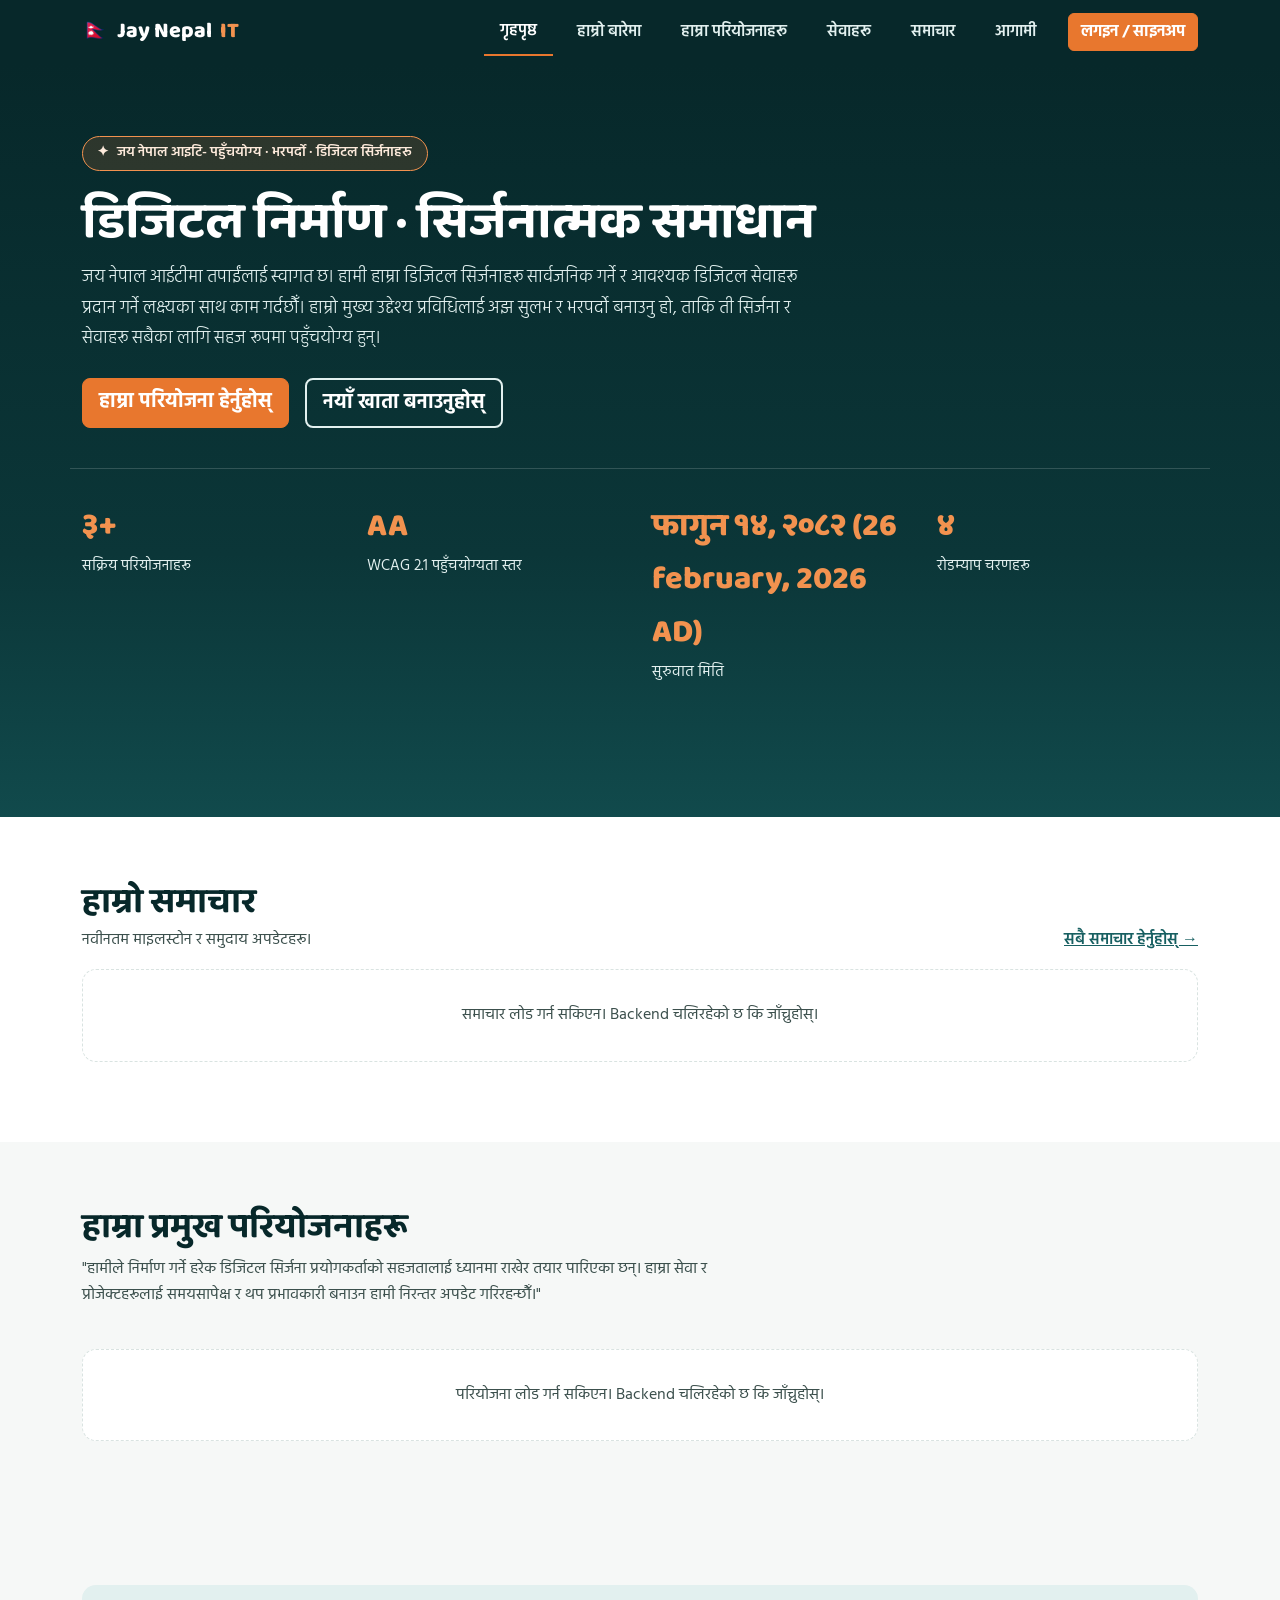
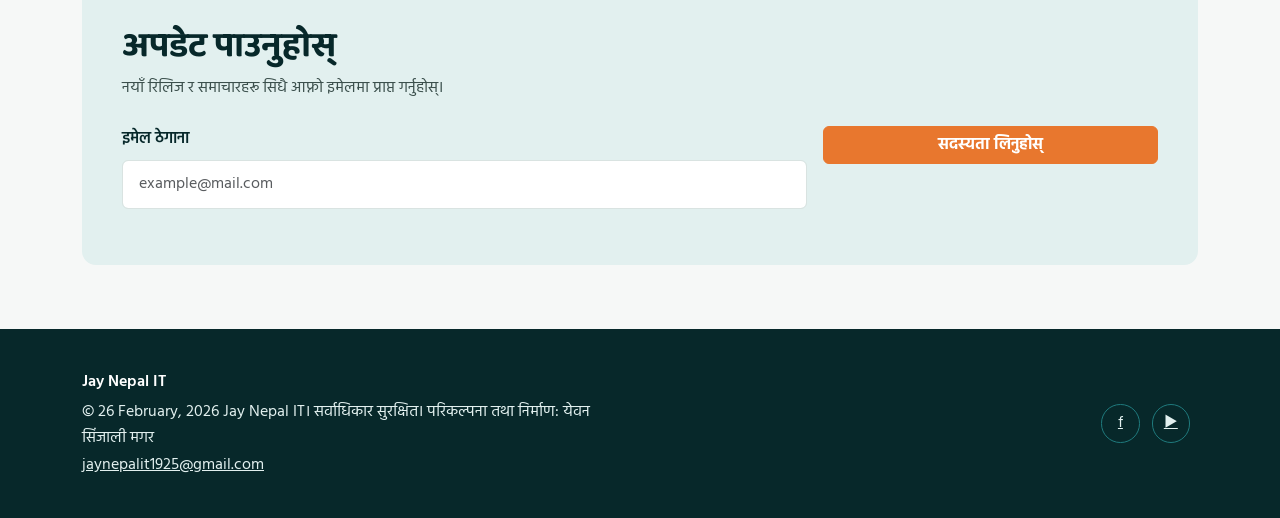
<file: frontend/index.html>
<!doctype html>
<html lang="ne">
<head>
  <meta charset="UTF-8" />
  <meta name="viewport" content="width=device-width, initial-scale=1" />
  <title>Jay Nepal IT प्रविधि — गृहपृष्ठ</title>
  <meta
    name="description"
    content="जय नेपाल आईटी — पहुँचयोग्य र भरपर्दो डिजिटल समाधानहरू।"
  />

  <!-- Google Fonts: Devanagari-सक्षम टाइपफेसहरू -->
  <link rel="preconnect" href="https://fonts.googleapis.com" />
  <link rel="preconnect" href="https://fonts.gstatic.com" crossorigin />
  <link
    href="https://fonts.googleapis.com/css2?family=Baloo+2:wght@600;700;800&family=Hind:wght@400;500;600;700&display=swap"
    rel="stylesheet"
  />

  <!-- Bootstrap 5 -->
  <link
    href="https://cdn.jsdelivr.net/npm/bootstrap@5.3.3/dist/css/bootstrap.min.css"
    rel="stylesheet"
  />

  <!-- साइट कस्टम स्टाइलहरू -->
  <link href="assets/css/style.css" rel="stylesheet" />
</head>
<body>
  <a class="jn-skip-link" href="#main-content">मुख्य सामग्रीमा जानुहोस्</a>

  <header class="jn-header">
    <nav class="navbar navbar-expand-lg jn-navbar" aria-label="मुख्य नेभिगेसन">
      <div class="container">
        <a class="navbar-brand" href="index.html">
          <span aria-hidden="true">🇳🇵</span>
          Jay Nepal <span class="jn-brand-accent">IT</span>
        </a>
        <button
          class="navbar-toggler"
          type="button"
          data-bs-toggle="collapse"
          data-bs-target="#jnNavbarMenu"
          aria-controls="jnNavbarMenu"
          aria-expanded="false"
          aria-label="नेभिगेसन मेनु खोल्नुहोस्/बन्द गर्नुहोस्"
        >
          <span class="navbar-toggler-icon"></span>
        </button>

        <div class="collapse navbar-collapse" id="jnNavbarMenu">
          <ul class="navbar-nav ms-auto align-items-lg-center gap-lg-2">
            <li class="nav-item">
              <a class="nav-link active" aria-current="page" href="index.html">गृहपृष्ठ</a>
            </li>
            <li class="nav-item">
              <a class="nav-link" href="about.html">हाम्रो बारेमा</a>
            </li>
            <li class="nav-item">
              <a class="nav-link" href="projects.html">हाम्रा परियोजनाहरू</a>
            </li>
            <li class="nav-item">
              <a class="nav-link" href="services.html">सेवाहरू</a>
            </li>
            <li class="nav-item">
              <a class="nav-link" href="news.html">समाचार</a>
            </li>
            <li class="nav-item">
              <a class="nav-link" href="coming-soon.html">आगामी</a>
            </li>
            <li class="nav-item ms-lg-2">
              <a class="btn jn-btn-cta" href="login.html">लगइन / साइनअप</a>
            </li>
          </ul>
        </div>
      </div>
    </nav>
  </header>

  <main id="main-content">
    <!-- ===================== हिरो सेक्सन ===================== -->
    <section class="jn-hero" aria-labelledby="hero-heading">
      <div class="container">
        <span class="jn-hero-eyebrow">
          <span aria-hidden="true">✦</span> जय नेपाल आइटि-  पहुँचयोग्य · भरपर्दो · डिजिटल सिर्जनाहरू
        </span>
        <h1 id="hero-heading">
     डिजिटल निर्माण · सिर्जनात्मक समाधान     
        </h1>
        <p class="lead">
          जय नेपाल आईटीमा तपाईंलाई स्वागत छ। हामी हाम्रा डिजिटल सिर्जनाहरू सार्वजनिक गर्ने र आवश्यक डिजिटल सेवाहरू प्रदान गर्ने लक्ष्यका साथ काम गर्दछौँ। हाम्रो मुख्य उद्देश्य प्रविधिलाई अझ सुलभ र भरपर्दो बनाउनु हो, ताकि ती सिर्जना र सेवाहरू सबैका लागि सहज रूपमा पहुँचयोग्य हुन्।
        </p>
        <div class="d-flex flex-wrap gap-3 mt-4">
          <a class="btn btn-lg jn-btn-cta" href="projects.html">हाम्रा परियोजना हेर्नुहोस्</a>
          <a class="btn btn-lg jn-btn-outline-light" href="login.html">नयाँ खाता बनाउनुहोस्</a>
        </div>

        <dl class="row jn-hero-stats">
          <div class="col-6 col-md-3">
            <dt>३+</dt>
            <dd>सक्रिय परियोजनाहरू</dd>
          </div>
          <div class="col-6 col-md-3">
            <dt>AA</dt>
            <dd>WCAG 2.1 पहुँचयोग्यता स्तर</dd>
          </div>
          <div class="col-6 col-md-3">
            <dt> फागुन १४, २०८२ (26 february, 2026 AD)</dt>
            <dd>सुरुवात मिति</dd>
          </div>
          <div class="col-6 col-md-3">
            <dt>४</dt>
            <dd>रोडम्याप चरणहरू</dd>
          </div>
        </dl>
      </div>
    </section>

    <!-- ===================== समाचार प्रिभ्यु ===================== -->
    <section class="jn-section bg-white" aria-labelledby="news-heading" id="news-preview">
      <div class="container">
        <div class="d-flex flex-wrap justify-content-between align-items-end gap-2 mb-3">
          <div>
            <h2 class="jn-section-title mb-1" id="news-heading">हाम्रो समाचार</h2>
            <p class="jn-section-subtitle mb-0">नवीनतम माइलस्टोन र समुदाय अपडेटहरू।</p>
          </div>
          <a href="news.html" class="fw-semibold">सबै समाचार हेर्नुहोस् →</a>
        </div>

        <p id="jn-home-news-status" class="visually-hidden" role="status" aria-live="polite"></p>

        <div class="row g-4" id="jn-home-news-grid">
          <div class="col-12">
            <p class="jn-news-loading">समाचार लोड हुँदैछ…</p>
          </div>
        </div>
      </div>
    </section>

    <!-- ===================== परियोजना/सुविधा हाइलाइट ===================== -->
    <section class="jn-section" aria-labelledby="features-heading" id="features">
      <div class="container">
        <h2 class="jn-section-title" id="features-heading">हाम्रा प्रमुख परियोजनाहरू</h2>
        <p class="jn-section-subtitle">
"हामीले निर्माण गर्ने हरेक डिजिटल सिर्जना प्रयोगकर्ताको सहजतालाई ध्यानमा राखेर तयार पारिएका छन्। हाम्रा सेवा र प्रोजेक्टहरूलाई समयसापेक्ष र थप प्रभावकारी बनाउन हामी निरन्तर अपडेट गरिरहन्छौँ।"
        </p>

        <p id="jn-home-features-status" class="visually-hidden" role="status" aria-live="polite"></p>

        <div class="row g-4 mt-2" id="jn-home-features-grid">
          <div class="col-12">
            <p class="jn-news-loading">परियोजनाहरू लोड हुँदैछ…</p>
          </div>
        </div>
      </div>
    </section>

    <!-- ===================== सदस्यता फारम ===================== -->
    <section class="jn-section" aria-labelledby="subscribe-heading" id="subscribe">
      <div class="container">
        <div class="jn-subscribe">
          <h2 class="jn-section-title" id="subscribe-heading">अपडेट पाउनुहोस्</h2>
          <p class="jn-section-subtitle mb-4">
            नयाँ रिलिज र समाचारहरू सिधै आफ्नो इमेलमा प्राप्त गर्नुहोस्।
          </p>

          <form id="jn-subscribe-form" novalidate>
            <div class="row g-3 align-items-start">
              <div class="col-12 col-md-8">
                <label for="jn-subscribe-email" class="form-label">इमेल ठेगाना</label>
                <input
                  type="email"
                  class="form-control"
                  id="jn-subscribe-email"
                  name="email"
  maxlength="254" 
  pattern="[a-z0-9._%+-]+@[a-z0-9.-]+\.[a-z]{2,}$"
                  placeholder="example@mail.com"
                  aria-describedby="jn-subscribe-email-feedback"
                  required
                />
                <div id="jn-subscribe-email-feedback" class="invalid-feedback" aria-live="polite"></div>
              </div>
              <div class="col-12 col-md-4 d-flex align-items-end h-100">
                <button type="submit" class="btn jn-btn-cta w-100">सदस्यता लिनुहोस्</button>
              </div>
            </div>
            <p
              id="jn-subscribe-status"
              class="jn-form-status mt-3 mb-0"
              role="status"
              aria-live="polite"
            ></p>
          </form>
        </div>
      </div>
    </section>
  </main>

  <footer class="jn-footer">
    <div class="container">
      <div class="row gy-3 align-items-center">
        <div class="col-12 col-md-6">
          <p class="mb-1 fw-semibold text-white">Jay Nepal IT </p>
          <p class="mb-0">
            &copy; 26 February, 2026  Jay Nepal IT। सर्वाधिकार सुरक्षित। परिकल्पना तथा निर्माण: येवन सिंजाली मगर
            <br />
            <a href="mailto:jaynepalit1925@gmail.com">jaynepalit1925@gmail.com</a>
          </p>
        </div>
        <div class="col-12 col-md-6 text-md-end">
          <nav aria-label="सामाजिक सञ्जाल लिङ्कहरू">
            <a class="jn-social-link" href="https://www.facebook.com/profile.php?id=61587344013840" aria-label="Facebook मा हामीलाई फलो गर्नुहोस्">
              <span aria-hidden="true">f</span>
            </a>
                        <a class="jn-social-link" href="#" aria-label="YouTube मा हाम्रो च्यानल हेर्नुहोस्">
              <span aria-hidden="true">▶</span>
            </a>
            
          </nav>
        </div>
      </div>
    </div>
  </footer>

  <!-- Bootstrap Bundle (नेभिगेसन collapse/aria-expanded व्यवस्थापनका लागि) -->
  <script src="https://cdn.jsdelivr.net/npm/bootstrap@5.3.3/dist/js/bootstrap.bundle.min.js"></script>
  <script src="assets/js/api-config.js"></script>
  <script src="assets/js/home.js"></script>
  <script src="assets/js/main.js"></script>
</body>
</html>
</file>
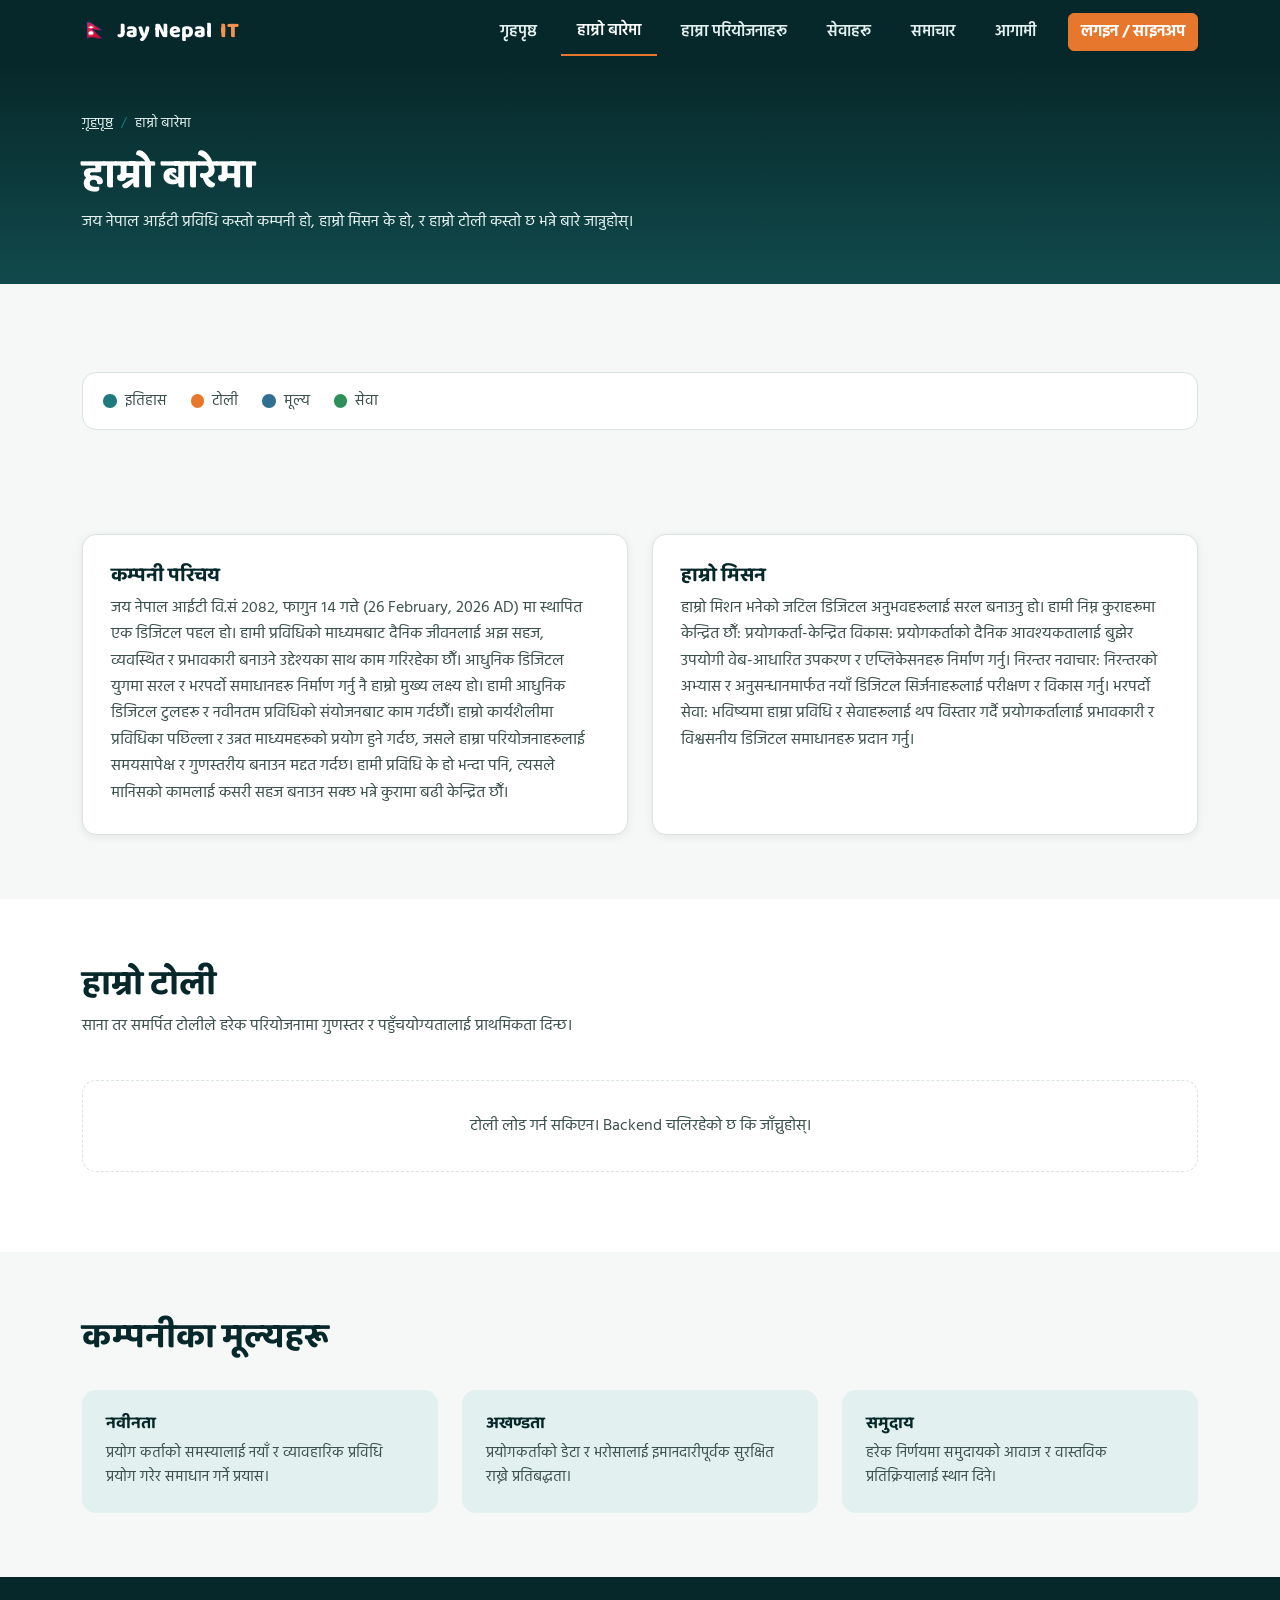
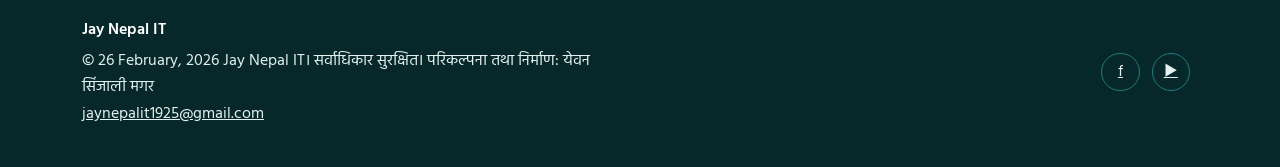
<file: frontend/about.html>
<!doctype html>
<html lang="ne">
<head>
  <meta charset="UTF-8" />
  <meta name="viewport" content="width=device-width, initial-scale=1" />
  <title>हाम्रो बारेमा — Jay Nepal IT प्रविधि</title>
  <meta
    name="description"
    content="जय नेपाल आईटीको  बारेमा जान्नुहोस्: हाम्रो कम्पनी परिचय, मिसन, टोली, र मूल्यहरू।"
  />

  <link rel="preconnect" href="https://fonts.googleapis.com" />
  <link rel="preconnect" href="https://fonts.gstatic.com" crossorigin />
  <link
    href="https://fonts.googleapis.com/css2?family=Baloo+2:wght@600;700;800&family=Hind:wght@400;500;600;700&display=swap"
    rel="stylesheet"
  />

  <link
    href="https://cdn.jsdelivr.net/npm/bootstrap@5.3.3/dist/css/bootstrap.min.css"
    rel="stylesheet"
  />
  <link href="assets/css/style.css" rel="stylesheet" />
</head>
<body>
  <a class="jn-skip-link" href="#main-content">मुख्य सामग्रीमा जानुहोस्</a>

  <header class="jn-header">
    <nav class="navbar navbar-expand-lg jn-navbar" aria-label="मुख्य नेभिगेसन">
      <div class="container">
        <a class="navbar-brand" href="index.html">
          <span aria-hidden="true">🇳🇵</span>
          Jay Nepal <span class="jn-brand-accent">IT</span>
        </a>
        <button
          class="navbar-toggler"
          type="button"
          data-bs-toggle="collapse"
          data-bs-target="#jnNavbarMenu"
          aria-controls="jnNavbarMenu"
          aria-expanded="false"
          aria-label="नेभिगेसन मेनु खोल्नुहोस्/बन्द गर्नुहोस्"
        >
          <span class="navbar-toggler-icon"></span>
        </button>

        <div class="collapse navbar-collapse" id="jnNavbarMenu">
          <ul class="navbar-nav ms-auto align-items-lg-center gap-lg-2">
            <li class="nav-item"><a class="nav-link" href="index.html">गृहपृष्ठ</a></li>
            <li class="nav-item">
              <a class="nav-link active" aria-current="page" href="about.html">हाम्रो बारेमा</a>
            </li>
            <li class="nav-item"><a class="nav-link" href="projects.html">हाम्रा परियोजनाहरू</a></li>
            <li class="nav-item"><a class="nav-link" href="services.html">सेवाहरू</a></li>
            <li class="nav-item"><a class="nav-link" href="news.html">समाचार</a></li>
            <li class="nav-item"><a class="nav-link" href="coming-soon.html">आगामी</a></li>
            <li class="nav-item ms-lg-2">
              <a class="btn jn-btn-cta" href="login.html">लगइन / साइनअप</a>
            </li>
          </ul>
        </div>
      </div>
    </nav>
  </header>

  <main id="main-content">
    <!-- ===================== पेज हेडर ===================== -->
    <header class="jn-page-header">
      <div class="container">
        <ol class="jn-breadcrumb">
          <li><a href="index.html">गृहपृष्ठ</a></li>
          <li aria-current="page">हाम्रो बारेमा</li>
        </ol>
        <h1>हाम्रो बारेमा</h1>
        <p>
          जय नेपाल आईटी प्रविधि कस्तो कम्पनी हो, हाम्रो मिसन के हो, र हाम्रो
          टोली कस्तो छ भन्ने बारे जान्नुहोस्।
        </p>
      </div>
    </header>

    <!-- ===================== लिजेन्ड ===================== -->
    <section class="jn-section pb-0" aria-label="पेज खण्डहरूको सूची">
      <div class="container">
        <ul class="jn-legend" aria-label="यस पेजका खण्डहरू">
          <li><span class="jn-legend-dot" style="background-color:var(--jn-teal-600)" aria-hidden="true"></span> इतिहास</li>
          <li><span class="jn-legend-dot" style="background-color:var(--jn-orange-500)" aria-hidden="true"></span> टोली</li>
          <li><span class="jn-legend-dot" style="background-color:#2f6f8f" aria-hidden="true"></span> मूल्य</li>
          <li><span class="jn-legend-dot" style="background-color:#2f8f5b" aria-hidden="true"></span> सेवा</li>
        </ul>
      </div>
    </section>

    <!-- ===================== कम्पनी परिचय + मिसन ===================== -->
    <section class="jn-section" aria-labelledby="intro-heading" id="company-intro">
      <div class="container">
        <h2 class="visually-hidden" id="intro-heading">कम्पनी परिचय र मिसन</h2>
        <div class="row g-4">
          <div class="col-12 col-md-6">
            <article class="jn-intro-card">
              <h2>कम्पनी परिचय</h2>
              <p>
जय नेपाल आईटी वि.सं २०८२, फागुन १४ गत्ते (26 February,  2026 AD) मा स्थापित एक डिजिटल पहल हो। हामी प्रविधिको माध्यमबाट दैनिक जीवनलाई अझ सहज, व्यवस्थित र प्रभावकारी बनाउने उद्देश्यका साथ काम गरिरहेका छौँ। आधुनिक डिजिटल युगमा सरल र भरपर्दो समाधानहरू निर्माण गर्नु नै हाम्रो मुख्य लक्ष्य हो।
हामी आधुनिक डिजिटल टुलहरू र नवीनतम प्रविधिको संयोजनबाट काम गर्दछौँ। हाम्रो कार्यशैलीमा प्रविधिका पछिल्ला र उन्नत माध्यमहरूको प्रयोग हुने गर्दछ, जसले हाम्रा परियोजनाहरूलाई समयसापेक्ष र गुणस्तरीय बनाउन मद्दत गर्दछ। हामी प्रविधि के हो भन्दा पनि, त्यसले मानिसको कामलाई कसरी सहज बनाउन सक्छ भन्ने कुरामा बढी केन्द्रित छौँ।
              </p>
            </article>
          </div>
          <div class="col-12 col-md-6">
            <article class="jn-intro-card">
              <h2>हाम्रो मिसन</h2>
              <p>
                हाम्रो मिशन भनेको जटिल डिजिटल अनुभवहरूलाई सरल बनाउनु हो। हामी निम्न कुराहरूमा केन्द्रित छौँ:
प्रयोगकर्ता-केन्द्रित विकास: प्रयोगकर्ताको दैनिक आवश्यकतालाई बुझेर उपयोगी वेब-आधारित उपकरण र एप्लिकेसनहरू निर्माण गर्नु।
निरन्तर नवाचार: निरन्तरको अभ्यास र अनुसन्धानमार्फत नयाँ डिजिटल सिर्जनाहरूलाई परीक्षण र विकास गर्नु।
भरपर्दो सेवा: भविष्यमा हाम्रा प्रविधि र सेवाहरूलाई थप विस्तार गर्दै प्रयोगकर्तालाई प्रभावकारी र विश्वसनीय डिजिटल समाधानहरू प्रदान गर्नु।
              </p>
            </article>
          </div>
        </div>
      </div>
    </section>

    <!-- ===================== टोली ===================== -->
    <section class="jn-section bg-white" aria-labelledby="team-heading" id="team">
      <div class="container">
        <h2 class="jn-section-title" id="team-heading">हाम्रो टोली</h2>
        <p class="jn-section-subtitle">
          साना तर समर्पित टोलीले हरेक परियोजनामा गुणस्तर र पहुँचयोग्यतालाई
          प्राथमिकता दिन्छ।
        </p>

        <p id="jn-team-status" class="visually-hidden" role="status" aria-live="polite"></p>

        <div class="row g-4 mt-2" id="jn-team-grid">
          <div class="col-12">
            <p class="jn-news-loading">टोली लोड हुँदैछ…</p>
          </div>
        </div>
      </div>
    </section>

    <!-- ===================== कम्पनीका मूल्यहरू ===================== -->
    <section class="jn-section" aria-labelledby="values-heading" id="values">
      <div class="container">
        <h2 class="jn-section-title" id="values-heading">कम्पनीका मूल्यहरू</h2>
        <div class="row g-4 mt-2">
          <div class="col-12 col-md-4">
            <article class="jn-value-card">
              <h3>नवीनता</h3>
              <p> प्रयोग  कर्ताको समस्यालाई नयाँ र व्यावहारिक प्रविधि प्रयोग गरेर समाधान गर्ने प्रयास।</p>
            </article>
          </div>
          <div class="col-12 col-md-4">
            <article class="jn-value-card">
              <h3>अखण्डता</h3>
              <p>प्रयोगकर्ताको डेटा र भरोसालाई इमानदारीपूर्वक सुरक्षित राख्ने प्रतिबद्धता।</p>
            </article>
          </div>
          <div class="col-12 col-md-4">
            <article class="jn-value-card">
              <h3>समुदाय</h3>
              <p>हरेक निर्णयमा समुदायको आवाज र वास्तविक प्रतिक्रियालाई स्थान दिने।</p>
            </article>
          </div>
        </div>
      </div>
    </section>
  </main>

  <footer class="jn-footer">
    <div class="container">
      <div class="row gy-3 align-items-center">
        <div class="col-12 col-md-6">
          <p class="mb-1 fw-semibold text-white">Jay Nepal IT </p>
          <p class="mb-0">
            &copy; 26 February, 2026  Jay Nepal IT। सर्वाधिकार सुरक्षित। परिकल्पना तथा निर्माण: येवन सिंजाली मगर
            <br />
            <a href="mailto:jaynepalit1925@gmail.com">jaynepalit1925@gmail.com</a>
          </p>
        </div>
        <div class="col-12 col-md-6 text-md-end">
          <nav aria-label="सामाजिक सञ्जाल लिङ्कहरू">
            <a class="jn-social-link" href="https://www.facebook.com/profile.php?id=61587344013840" aria-label="Facebook मा हामीलाई फलो गर्नुहोस्">
              <span aria-hidden="true">f</span>
            </a>
                        <a class="jn-social-link" href="#" aria-label="YouTube मा हाम्रो च्यानल हेर्नुहोस्">
              <span aria-hidden="true">▶</span>
            </a>
            
          </nav>
        </div>
      </div>
    </div>
  </footer>

  <script src="https://cdn.jsdelivr.net/npm/bootstrap@5.3.3/dist/js/bootstrap.bundle.min.js"></script>
  <script src="assets/js/api-config.js"></script>
  <script src="assets/js/team.js"></script>
  <script src="assets/js/main.js"></script>
</body>
</html>
</file>
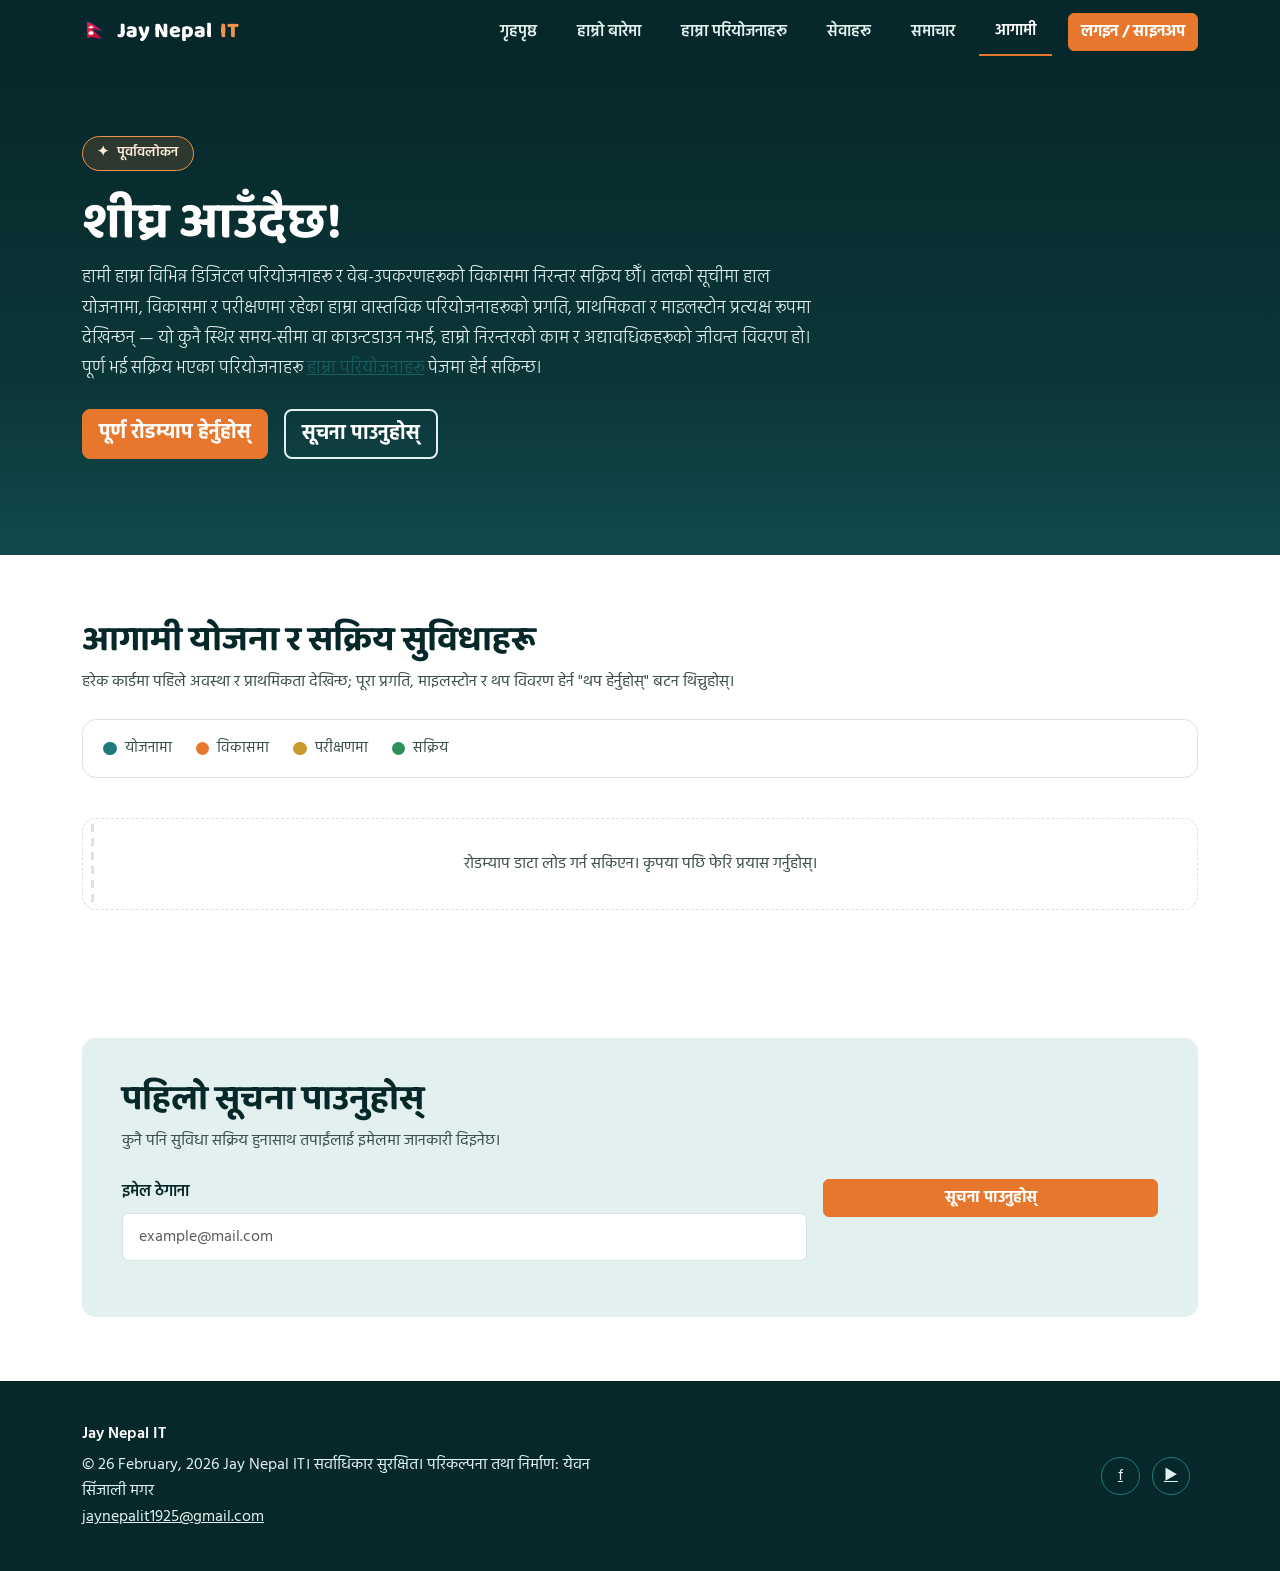
<file: frontend/coming-soon.html>
<!doctype html>
<html lang="ne">
<head>
  <meta charset="UTF-8" />
  <meta name="viewport" content="width=device-width, initial-scale=1" />
  <title>शीघ्र आउँदैछ! — Jay Nepal IT प्रविधि</title>
  <meta
    name="description"
    content="जय नेपाल आईटी प्रविधिका योजनामा, विकासमा र परीक्षणमा रहेका परियोजनाहरूको प्रगति, माइलस्टोन र प्राथमिकता — प्रत्यक्ष रोडम्याप।"
  />

  <link rel="preconnect" href="https://fonts.googleapis.com" />
  <link rel="preconnect" href="https://fonts.gstatic.com" crossorigin />
  <link
    href="https://fonts.googleapis.com/css2?family=Baloo+2:wght@600;700;800&family=Hind:wght@400;500;600;700&display=swap"
    rel="stylesheet"
  />

  <link
    href="https://cdn.jsdelivr.net/npm/bootstrap@5.3.3/dist/css/bootstrap.min.css"
    rel="stylesheet"
  />
  <link href="assets/css/style.css" rel="stylesheet" />
</head>
<body>
  <a class="jn-skip-link" href="#main-content">मुख्य सामग्रीमा जानुहोस्</a>

  <header class="jn-header">
    <nav class="navbar navbar-expand-lg jn-navbar" aria-label="मुख्य नेभिगेसन">
      <div class="container">
        <a class="navbar-brand" href="index.html">
          <span aria-hidden="true">🇳🇵</span>
          Jay Nepal <span class="jn-brand-accent">IT</span>
        </a>
        <button
          class="navbar-toggler"
          type="button"
          data-bs-toggle="collapse"
          data-bs-target="#jnNavbarMenu"
          aria-controls="jnNavbarMenu"
          aria-expanded="false"
          aria-label="नेभिगेसन मेनु खोल्नुहोस्/बन्द गर्नुहोस्"
        >
          <span class="navbar-toggler-icon"></span>
        </button>

        <div class="collapse navbar-collapse" id="jnNavbarMenu">
          <ul class="navbar-nav ms-auto align-items-lg-center gap-lg-2">
            <li class="nav-item"><a class="nav-link" href="index.html">गृहपृष्ठ</a></li>
            <li class="nav-item"><a class="nav-link" href="about.html">हाम्रो बारेमा</a></li>
            <li class="nav-item"><a class="nav-link" href="projects.html">हाम्रा परियोजनाहरू</a></li>
            <li class="nav-item"><a class="nav-link" href="services.html">सेवाहरू</a></li>
            <li class="nav-item"><a class="nav-link" href="news.html">समाचार</a></li>
            <li class="nav-item">
              <a class="nav-link active" aria-current="page" href="coming-soon.html">आगामी</a>
            </li>
            <li class="nav-item ms-lg-2">
              <a class="btn jn-btn-cta" href="login.html">लगइन / साइनअप</a>
            </li>
          </ul>
        </div>
      </div>
    </nav>
  </header>

  <main id="main-content">
    <!-- ===================== हिरो ===================== -->
    <section class="jn-hero" aria-labelledby="soon-heading">
      <div class="container">
        <span class="jn-hero-eyebrow">
          <span aria-hidden="true">✦</span> पूर्वावलोकन
        </span>
        <h1 id="soon-heading">शीघ्र आउँदैछ!</h1>
        <p class="lead">
हामी हाम्रा विभिन्न डिजिटल परियोजनाहरू र वेब-उपकरणहरूको विकासमा निरन्तर सक्रिय छौँ। तलको सूचीमा हाल योजनामा, विकासमा र परीक्षणमा रहेका हाम्रा वास्तविक परियोजनाहरूको प्रगति, प्राथमिकता र माइलस्टोन प्रत्यक्ष रूपमा देखिन्छन् — यो कुनै स्थिर समय-सीमा वा काउन्टडाउन नभई, हाम्रो निरन्तरको काम र अद्यावधिकहरूको जीवन्त विवरण हो। पूर्ण भई सक्रिय भएका परियोजनाहरू <a href="projects.html">हाम्रा परियोजनाहरू</a> पेजमा हेर्न सकिन्छ।
        </p>
        <div class="d-flex flex-wrap gap-3 mt-4">
          <a class="btn btn-lg jn-btn-cta" href="#roadmap-preview">पूर्ण रोडम्याप हेर्नुहोस्</a>
          <a class="btn btn-lg jn-btn-outline-light" href="#soon-subscribe">सूचना पाउनुहोस्</a>
        </div>
      </div>
    </section>

    <!-- ===================== पूर्ण डाइनामिक रोडम्याप ===================== -->
    <section class="jn-section bg-white" aria-labelledby="roadmap-preview-heading" id="roadmap-preview">
      <div class="container">
        <h2 class="jn-section-title" id="roadmap-preview-heading">
          आगामी योजना र सक्रिय सुविधाहरू
        </h2>
        <p class="jn-section-subtitle">
          हरेक कार्डमा पहिले अवस्था र प्राथमिकता देखिन्छ; पूरा प्रगति, माइलस्टोन
          र थप विवरण हेर्न "थप हेर्नुहोस्" बटन थिच्नुहोस्।
        </p>

        <ul class="jn-legend" aria-label="रोडम्याप स्थिति सङ्केत">
          <li class="jn-status-planned"><span class="jn-legend-dot" aria-hidden="true"></span> योजनामा</li>
          <li class="jn-status-progress"><span class="jn-legend-dot" aria-hidden="true"></span> विकासमा</li>
          <li class="jn-status-testing"><span class="jn-legend-dot" aria-hidden="true"></span> परीक्षणमा</li>
          <li class="jn-status-active"><span class="jn-legend-dot" aria-hidden="true"></span> सक्रिय</li>
        </ul>

        <p id="jn-roadmap-status" class="visually-hidden" role="status" aria-live="polite"></p>

        <ul class="jn-roadmap-list" id="jn-roadmap-list">
          <li class="jn-roadmap-loading">रोडम्याप लोड हुँदैछ…</li>
        </ul>
      </div>
    </section>

    <!-- ===================== सूचना पाउने फारम ===================== -->
    <section class="jn-section bg-white" aria-labelledby="soon-subscribe-heading" id="soon-subscribe">
      <div class="container">
        <div class="jn-subscribe">
          <h2 class="jn-section-title" id="soon-subscribe-heading">पहिलो सूचना पाउनुहोस्</h2>
          <p class="jn-section-subtitle mb-4">
            कुनै पनि सुविधा सक्रिय हुनासाथ तपाईंलाई इमेलमा जानकारी दिइनेछ।
          </p>

          <form id="jn-subscribe-form" novalidate>
            <div class="row g-3 align-items-start">
              <div class="col-12 col-md-8">
                <label for="jn-subscribe-email" class="form-label">इमेल ठेगाना</label>
                <input
                  type="email"
                  class="form-control"
                  id="jn-subscribe-email"
                  name="email"
        maxlength="254"
        pattern="[a-z0-9._%+-]+@[a-z0-9.-]+\.[a-z]{2,}$"
                  placeholder="example@mail.com"
                  aria-describedby="jn-subscribe-email-feedback"
                  required
                />
                <div id="jn-subscribe-email-feedback" class="invalid-feedback" aria-live="polite"></div>
              </div>
              <div class="col-12 col-md-4 d-flex align-items-end h-100">
                <button type="submit" class="btn jn-btn-cta w-100">सूचना पाउनुहोस्</button>
              </div>
            </div>
            <p
              id="jn-subscribe-status"
              class="jn-form-status mt-3 mb-0"
              role="status"
              aria-live="polite"
            ></p>
          </form>
        </div>
      </div>
    </section>
  </main>

  <footer class="jn-footer">
    <div class="container">
      <div class="row gy-3 align-items-center">
        <div class="col-12 col-md-6">
          <p class="mb-1 fw-semibold text-white">Jay Nepal IT </p>
          <p class="mb-0">
            &copy; 26 February, 2026  Jay Nepal IT। सर्वाधिकार सुरक्षित। परिकल्पना तथा निर्माण: येवन सिंजाली मगर
            <br />
            <a href="mailto:jaynepalit1925@gmail.com">jaynepalit1925@gmail.com</a>
          </p>
        </div>
        <div class="col-12 col-md-6 text-md-end">
          <nav aria-label="सामाजिक सञ्जाल लिङ्कहरू">
            <a class="jn-social-link" href="https://www.facebook.com/profile.php?id=61587344013840" aria-label="Facebook मा हामीलाई फलो गर्नुहोस्">
              <span aria-hidden="true">f</span>
            </a>
                        <a class="jn-social-link" href="#" aria-label="YouTube मा हाम्रो च्यानल हेर्नुहोस्">
              <span aria-hidden="true">▶</span>
            </a>
            
          </nav>
        </div>
      </div>
    </div>
  </footer>

  <script src="https://cdn.jsdelivr.net/npm/bootstrap@5.3.3/dist/js/bootstrap.bundle.min.js"></script>
  <script src="assets/js/api-config.js"></script>
  <script src="assets/js/coming-soon.js"></script>
  <script src="assets/js/main.js"></script>
</body>
</html>
</file>
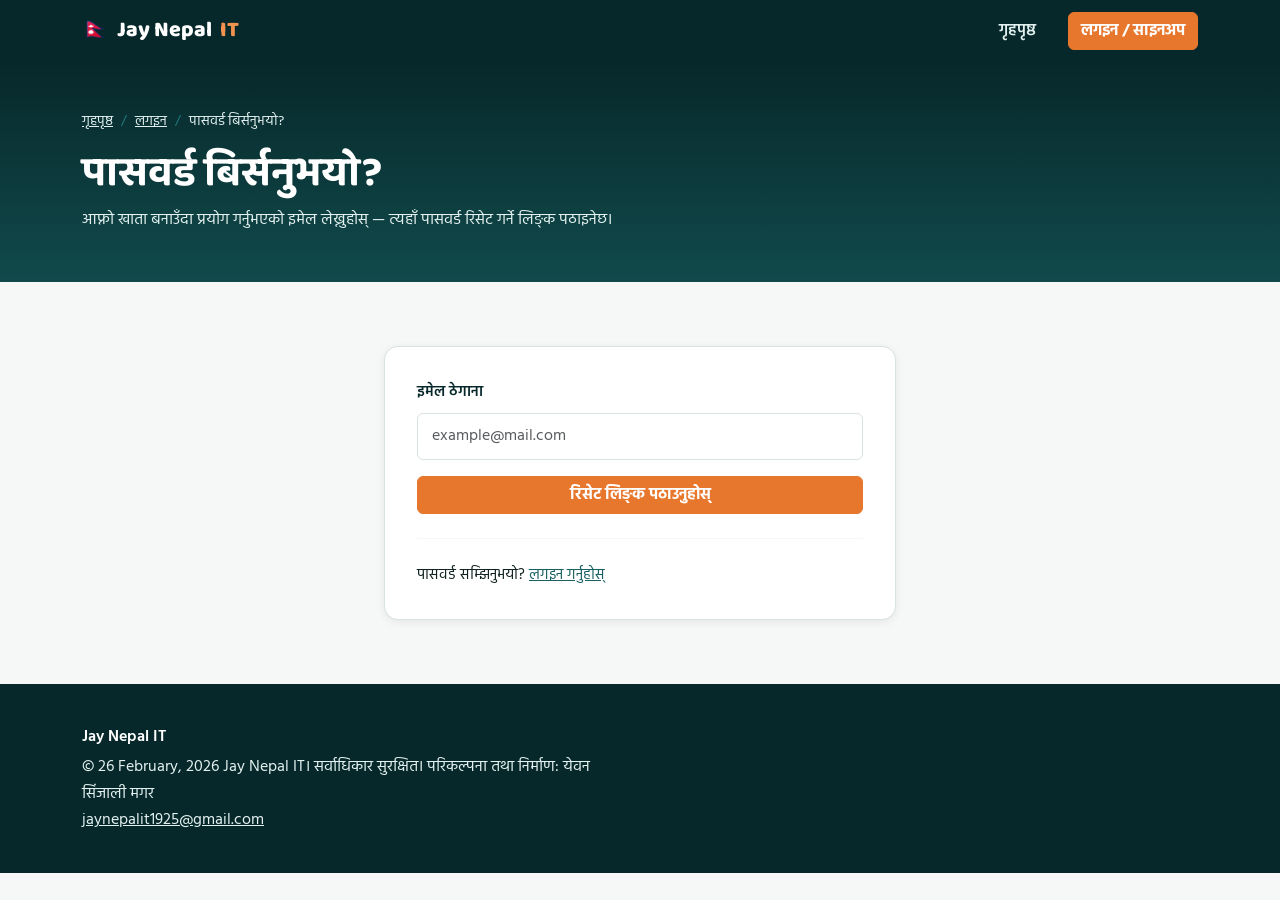
<file: frontend/forgot-password.html>
<!doctype html>
<html lang="ne">
<head>
  <meta charset="UTF-8" />
  <meta name="viewport" content="width=device-width, initial-scale=1" />
  <title>पासवर्ड बिर्सनुभयो? — Jay Nepal IT प्रविधि</title>
  <meta name="robots" content="noindex" />

  <link rel="preconnect" href="https://fonts.googleapis.com" />
  <link rel="preconnect" href="https://fonts.gstatic.com" crossorigin />
  <link
    href="https://fonts.googleapis.com/css2?family=Baloo+2:wght@600;700;800&family=Hind:wght@400;500;600;700&display=swap"
    rel="stylesheet"
  />

  <link
    href="https://cdn.jsdelivr.net/npm/bootstrap@5.3.3/dist/css/bootstrap.min.css"
    rel="stylesheet"
  />
  <link href="assets/css/style.css" rel="stylesheet" />
</head>
<body>
  <a class="jn-skip-link" href="#main-content">मुख्य सामग्रीमा जानुहोस्</a>

  <header class="jn-header">
    <nav class="navbar navbar-expand-lg jn-navbar" aria-label="मुख्य नेभिगेसन">
      <div class="container">
        <a class="navbar-brand" href="index.html">
          <span aria-hidden="true">🇳🇵</span>
          Jay Nepal <span class="jn-brand-accent">IT</span>
        </a>
        <div class="collapse navbar-collapse">
          <ul class="navbar-nav ms-auto align-items-lg-center gap-lg-2">
            <li class="nav-item"><a class="nav-link" href="index.html">गृहपृष्ठ</a></li>
            <li class="nav-item ms-lg-2">
              <a class="btn jn-btn-cta" href="login.html">लगइन / साइनअप</a>
            </li>
          </ul>
        </div>
      </div>
    </nav>
  </header>

  <main id="main-content">
    <header class="jn-page-header">
      <div class="container">
        <ol class="jn-breadcrumb">
          <li><a href="index.html">गृहपृष्ठ</a></li>
          <li><a href="login.html">लगइन</a></li>
          <li aria-current="page">पासवर्ड बिर्सनुभयो?</li>
        </ol>
        <h1>पासवर्ड बिर्सनुभयो?</h1>
        <p>आफ्नो खाता बनाउँदा प्रयोग गर्नुभएको इमेल लेख्नुहोस् — त्यहाँ पासवर्ड रिसेट गर्ने लिङ्क पठाइनेछ।</p>
      </div>
    </header>

    <section class="jn-section" aria-labelledby="forgot-heading">
      <div class="container">
        <h2 class="visually-hidden" id="forgot-heading">पासवर्ड रिसेट अनुरोध</h2>

        <div class="jn-auth-card mx-auto" style="max-width: 32rem;">
          <form id="jn-forgot-form" novalidate>
            <div class="mb-3">
              <label for="jn-forgot-email" class="form-label">इमेल ठेगाना</label>
              <input
                type="email"
                class="form-control"
                id="jn-forgot-email"
                name="email"
                placeholder="example@mail.com"
                required
              />
              <div class="invalid-feedback" id="jn-forgot-email-feedback"></div>
            </div>
            <button type="submit" class="btn jn-btn-cta w-100">रिसेट लिङ्क पठाउनुहोस्</button>
            <p id="jn-forgot-status" class="jn-form-status mt-3 mb-0" role="status" aria-live="polite"></p>
          </form>

          <hr class="jn-auth-divider" style="margin: 1.5rem 0;" />
          <p class="mb-0" style="font-size: 0.92rem;">
            पासवर्ड सम्झिनुभयो? <a href="login.html">लगइन गर्नुहोस्</a>
          </p>
        </div>
      </div>
    </section>
  </main>

  <footer class="jn-footer">
    <div class="container">
      <div class="row gy-3 align-items-center">
        <div class="col-12 col-md-6">
          <p class="mb-1 fw-semibold text-white">Jay Nepal IT </p>
          <p class="mb-0">
            &copy; 26 February, 2026  Jay Nepal IT। सर्वाधिकार सुरक्षित। परिकल्पना तथा निर्माण: येवन सिंजाली मगर
            <br />
            <a href="mailto:jaynepalit1925@gmail.com">jaynepalit1925@gmail.com</a>
          </p>
        </div>
      </div>
    </div>
  </footer>

  <script src="https://cdn.jsdelivr.net/npm/bootstrap@5.3.3/dist/js/bootstrap.bundle.min.js"></script>
  <script src="assets/js/api-config.js"></script>
  <script src="assets/js/forgot-password.js"></script>
  <script src="assets/js/main.js"></script>
</body>
</html>
</file>
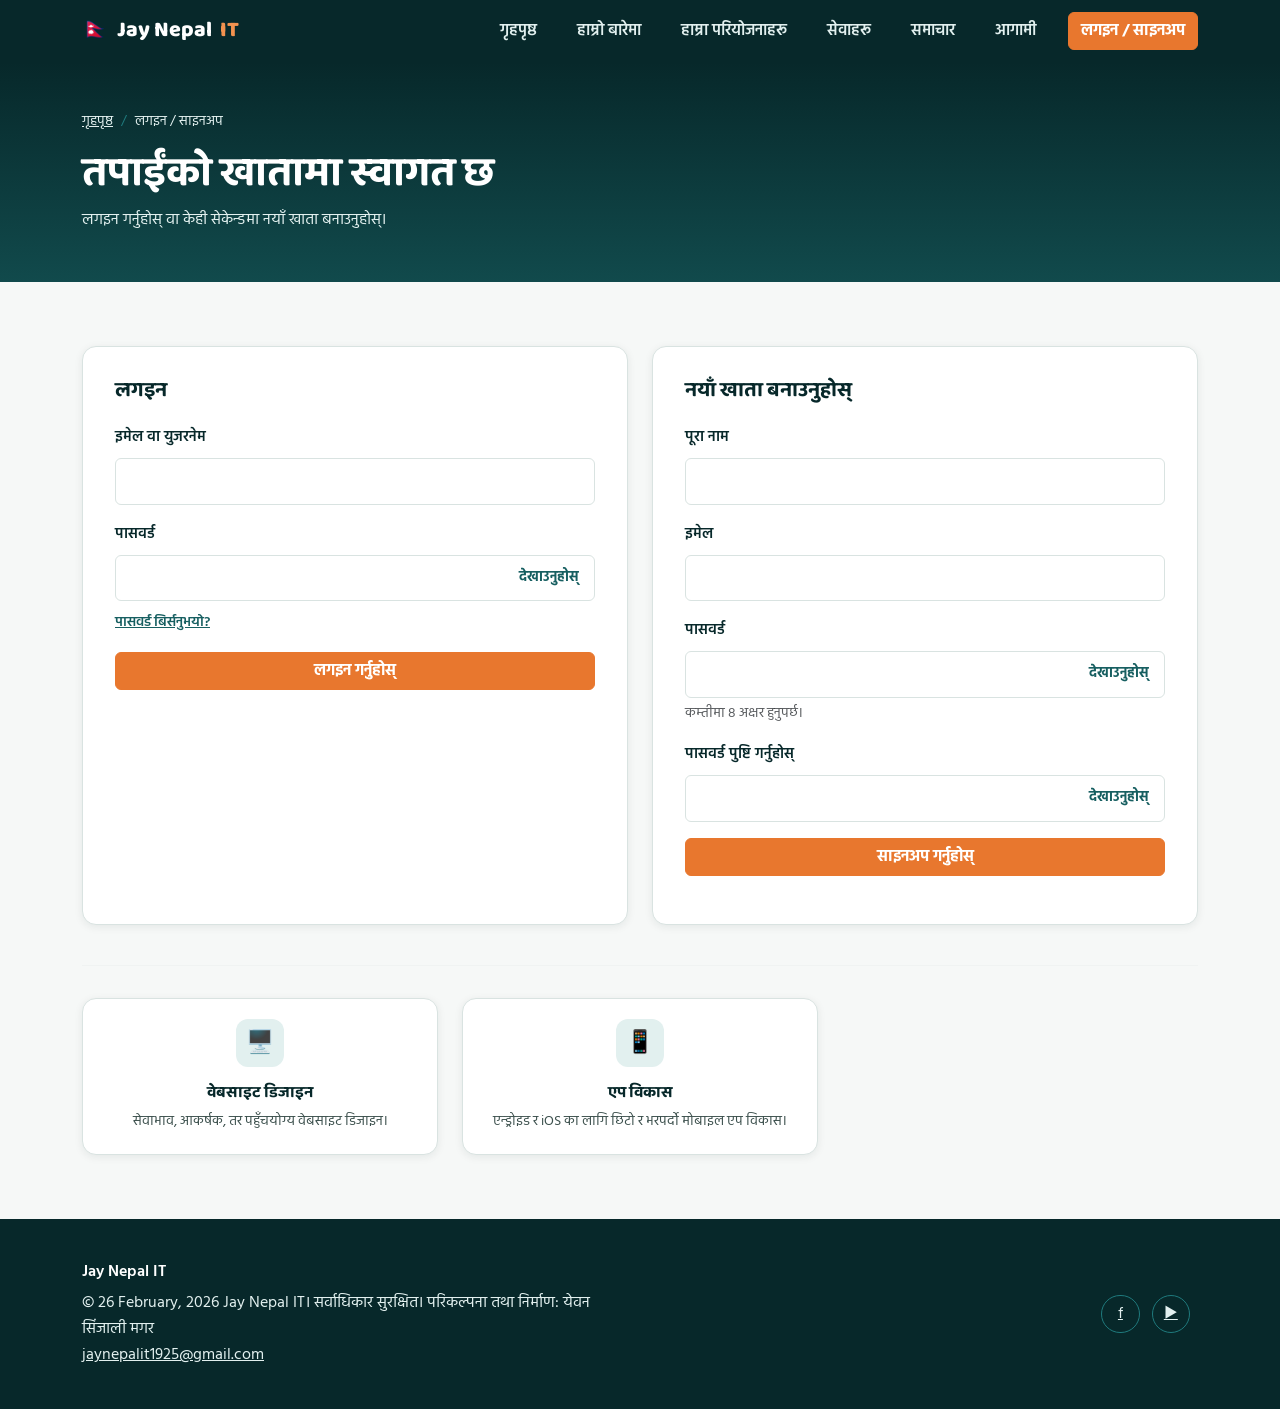
<file: frontend/login.html>
<!doctype html>
<html lang="ne">
<head>
  <meta charset="UTF-8" />
  <meta name="viewport" content="width=device-width, initial-scale=1" />
  <title>लगइन / साइनअप — Jay Nepal IT प्रविधि</title>
  <meta
    name="description"
    content="जय नेपाल आईटी प्रविधिमा लगइन गर्नुहोस् वा नयाँ खाता बनाउनुहोस्।"
  />

  <link rel="preconnect" href="https://fonts.googleapis.com" />
  <link rel="preconnect" href="https://fonts.gstatic.com" crossorigin />
  <link
    href="https://fonts.googleapis.com/css2?family=Baloo+2:wght@600;700;800&family=Hind:wght@400;500;600;700&display=swap"
    rel="stylesheet"
  />

  <link
    href="https://cdn.jsdelivr.net/npm/bootstrap@5.3.3/dist/css/bootstrap.min.css"
    rel="stylesheet"
  />
  <link href="assets/css/style.css" rel="stylesheet" />
</head>
<body>
  <a class="jn-skip-link" href="#main-content">मुख्य सामग्रीमा जानुहोस्</a>

  <header class="jn-header">
    <nav class="navbar navbar-expand-lg jn-navbar" aria-label="मुख्य नेभिगेसन">
      <div class="container">
        <a class="navbar-brand" href="index.html">
          <span aria-hidden="true">🇳🇵</span>
          Jay Nepal <span class="jn-brand-accent">IT</span>
        </a>
        <button
          class="navbar-toggler"
          type="button"
          data-bs-toggle="collapse"
          data-bs-target="#jnNavbarMenu"
          aria-controls="jnNavbarMenu"
          aria-expanded="false"
          aria-label="नेभिगेसन मेनु खोल्नुहोस्/बन्द गर्नुहोस्"
        >
          <span class="navbar-toggler-icon"></span>
        </button>

        <div class="collapse navbar-collapse" id="jnNavbarMenu">
          <ul class="navbar-nav ms-auto align-items-lg-center gap-lg-2">
            <li class="nav-item"><a class="nav-link" href="index.html">गृहपृष्ठ</a></li>
            <li class="nav-item"><a class="nav-link" href="about.html">हाम्रो बारेमा</a></li>
            <li class="nav-item"><a class="nav-link" href="projects.html">हाम्रा परियोजनाहरू</a></li>
            <li class="nav-item"><a class="nav-link" href="services.html">सेवाहरू</a></li>
            <li class="nav-item"><a class="nav-link" href="news.html">समाचार</a></li>
            <li class="nav-item"><a class="nav-link" href="coming-soon.html">आगामी</a></li>
            <li class="nav-item ms-lg-2">
              <a class="btn jn-btn-cta" aria-current="page" href="login.html">लगइन / साइनअप</a>
            </li>
          </ul>
        </div>
      </div>
    </nav>
  </header>

  <main id="main-content">
    <header class="jn-page-header">
      <div class="container">
        <ol class="jn-breadcrumb">
          <li><a href="index.html">गृहपृष्ठ</a></li>
          <li aria-current="page">लगइन / साइनअप</li>
        </ol>
        <h1>तपाईंको खातामा स्वागत छ</h1>
        <p>लगइन गर्नुहोस् वा केही सेकेन्डमा नयाँ खाता बनाउनुहोस्।</p>
      </div>
    </header>

    <section class="jn-section" aria-labelledby="auth-heading" id="auth">
      <div class="container">
        <h2 class="visually-hidden" id="auth-heading">लगइन र साइनअप फारमहरू</h2>
        <div class="row g-4">
          <!-- ===================== लगइन फारम ===================== -->
          <div class="col-12 col-lg-6">
            <div class="jn-auth-card">
              <h2>लगइन</h2>
              <form id="jn-login-form" novalidate>
                <div class="mb-3">
                  <label for="jn-login-identifier" class="form-label">इमेल वा युजरनेम</label>
                  <input
                    type="text"
                    class="form-control"
                    id="jn-login-identifier"
                    name="identifier"
  maxlength="254" 
                    aria-describedby="jn-login-identifier-feedback"
                    required
                  />
                  <div id="jn-login-identifier-feedback" class="invalid-feedback" aria-live="polite"></div>
                </div>

                <div class="mb-2">
                  <label for="jn-login-password" class="form-label">पासवर्ड</label>
                  <div class="jn-password-group">
                    <input
                      type="password"
                      class="form-control"
                      id="jn-login-password"
                      name="password"
  minlength="8"
  maxlength="128"
                      aria-describedby="jn-login-password-feedback"
                      required
                    />
                    <button
                      type="button"
                      class="jn-password-toggle"
                      data-target="jn-login-password"
                      aria-pressed="false"
                      aria-label="पासवर्ड देखाउनुहोस्"
                    >देखाउनुहोस्</button>
                  </div>
                  <div id="jn-login-password-feedback" class="invalid-feedback" aria-live="polite"></div>
                </div>

                <p class="mb-3">
                  <a href="forgot-password.html" class="jn-forgot-link">पासवर्ड बिर्सनुभयो?</a>
                </p>

                <button type="submit" class="btn jn-btn-cta w-100">लगइन गर्नुहोस्</button>

                <p id="jn-login-status" class="jn-form-status mt-3 mb-0" role="status" aria-live="polite"></p>
              </form>
            </div>
          </div>

          <!-- ===================== साइनअप फारम ===================== -->
          <div class="col-12 col-lg-6">
            <div class="jn-auth-card">
              <h2>नयाँ खाता बनाउनुहोस्</h2>
              <form id="jn-signup-form" novalidate>
                <div class="mb-3">
                  <label for="jn-signup-name" class="form-label">पूरा नाम</label>
                  <input
                    type="text"
                    class="form-control"
                    id="jn-signup-name"
                    name="fullname"
  maxlength="50"
  pattern="[A-Za-z\u0900-\u097F\s]+" 
                    aria-describedby="jn-signup-name-feedback"
                    required
                  />
                  <div id="jn-signup-name-feedback" class="invalid-feedback" aria-live="polite"></div>
                </div>

                <div class="mb-3">
                  <label for="jn-signup-email" class="form-label">इमेल</label>
                  <input
                    type="email"
                    class="form-control"
                    id="jn-signup-email"
                    name="email"
  maxlength="254"
                    aria-describedby="jn-signup-email-feedback"
                    required
                  />
                  <div id="jn-signup-email-feedback" class="invalid-feedback" aria-live="polite"></div>
                </div>

                <div class="mb-3">
                  <label for="jn-signup-password" class="form-label">पासवर्ड</label>
                  <div class="jn-password-group">
                    <input
                      type="password"
                      class="form-control"
                      id="jn-signup-password"
                      name="password"
  minlength="8"
  maxlength="128"
                      aria-describedby="jn-signup-password-feedback jn-signup-password-hint"
                      required
                    />
                    <button
                      type="button"
                      class="jn-password-toggle"
                      data-target="jn-signup-password"
                      aria-pressed="false"
                      aria-label="पासवर्ड देखाउनुहोस्"
                    >देखाउनुहोस्</button>
                  </div>
                  <div id="jn-signup-password-hint" class="form-text">कम्तीमा ८ अक्षर हुनुपर्छ।</div>
                  <div id="jn-signup-password-feedback" class="invalid-feedback" aria-live="polite"></div>
                </div>

                <div class="mb-3">
                  <label for="jn-signup-confirm" class="form-label">पासवर्ड पुष्टि गर्नुहोस्</label>
                  <div class="jn-password-group">
                    <input
                      type="password"
                      class="form-control"
                      id="jn-signup-confirm"
                      name="confirm_password"
                      aria-describedby="jn-signup-confirm-feedback"
                      required
                    />
                    <button
                      type="button"
                      class="jn-password-toggle"
                      data-target="jn-signup-confirm"
                      aria-pressed="false"
                      aria-label="पासवर्ड देखाउनुहोस्"
                    >देखाउनुहोस्</button>
                  </div>
                  <div id="jn-signup-confirm-feedback" class="invalid-feedback" aria-live="polite"></div>
                </div>

                <button type="submit" class="btn jn-btn-cta w-100">साइनअप गर्नुहोस्</button>

                <p id="jn-signup-status" class="jn-form-status mt-3 mb-0" role="status" aria-live="polite"></p>
              </form>
            </div>
          </div>
        </div>

        <hr class="jn-auth-divider" />

        <!-- ===================== सेवा मिनि-कार्डहरू ===================== -->
        <h2 class="visually-hidden">हाम्रा थप सेवाहरू</h2>
        <div class="row g-4">
          <div class="col-12 col-md-4">
            <article class="jn-feature-card jn-service-mini">
              <div class="jn-feature-icon" aria-hidden="true">🖥️</div>
              <h3>वेबसाइट डिजाइन</h3>
              <p>सेवाभाव, आकर्षक, तर पहुँचयोग्य वेबसाइट डिजाइन।</p>
            </article>
          </div>
          <div class="col-12 col-md-4">
            <article class="jn-feature-card jn-service-mini">
              <div class="jn-feature-icon" aria-hidden="true">📱</div>
              <h3>एप विकास</h3>
              <p>एन्ड्रोइड र iOS का लागि छिटो र भरपर्दो मोबाइल एप विकास।</p>
            </article>
          </div>
<!--
          <div class="col-12 col-md-4">
            <article class="jn-feature-card jn-service-mini">
              <div class="jn-feature-icon" aria-hidden="true">🧭</div>
              <h3>आईटी परामर्श</h3>
              <p>आईटी रणनीति र प्रविधि छनोटमा विशेषज्ञ सल्लाह।</p>
            </article>
          </div>
-->
        </div>
      </div>
    </section>
  </main>

  <footer class="jn-footer">
    <div class="container">
      <div class="row gy-3 align-items-center">
        <div class="col-12 col-md-6">
          <p class="mb-1 fw-semibold text-white">Jay Nepal IT </p>
          <p class="mb-0">
            &copy; 26 February, 2026  Jay Nepal IT। सर्वाधिकार सुरक्षित। परिकल्पना तथा निर्माण: येवन सिंजाली मगर
            <br />
            <a href="mailto:jaynepalit1925@gmail.com">jaynepalit1925@gmail.com</a>
          </p>
        </div>
        <div class="col-12 col-md-6 text-md-end">
          <nav aria-label="सामाजिक सञ्जाल लिङ्कहरू">
            <a class="jn-social-link" href="https://www.facebook.com/profile.php?id=61587344013840" aria-label="Facebook मा हामीलाई फलो गर्नुहोस्">
              <span aria-hidden="true">f</span>
            </a>
                        <a class="jn-social-link" href="#" aria-label="YouTube मा हाम्रो च्यानल हेर्नुहोस्">
              <span aria-hidden="true">▶</span>
            </a>
            
          </nav>
        </div>
      </div>
    </div>
  </footer>

  <script src="https://cdn.jsdelivr.net/npm/bootstrap@5.3.3/dist/js/bootstrap.bundle.min.js"></script>
  <script src="assets/js/api-config.js"></script>
  <script src="assets/js/main.js"></script>
</body>
</html>
</file>
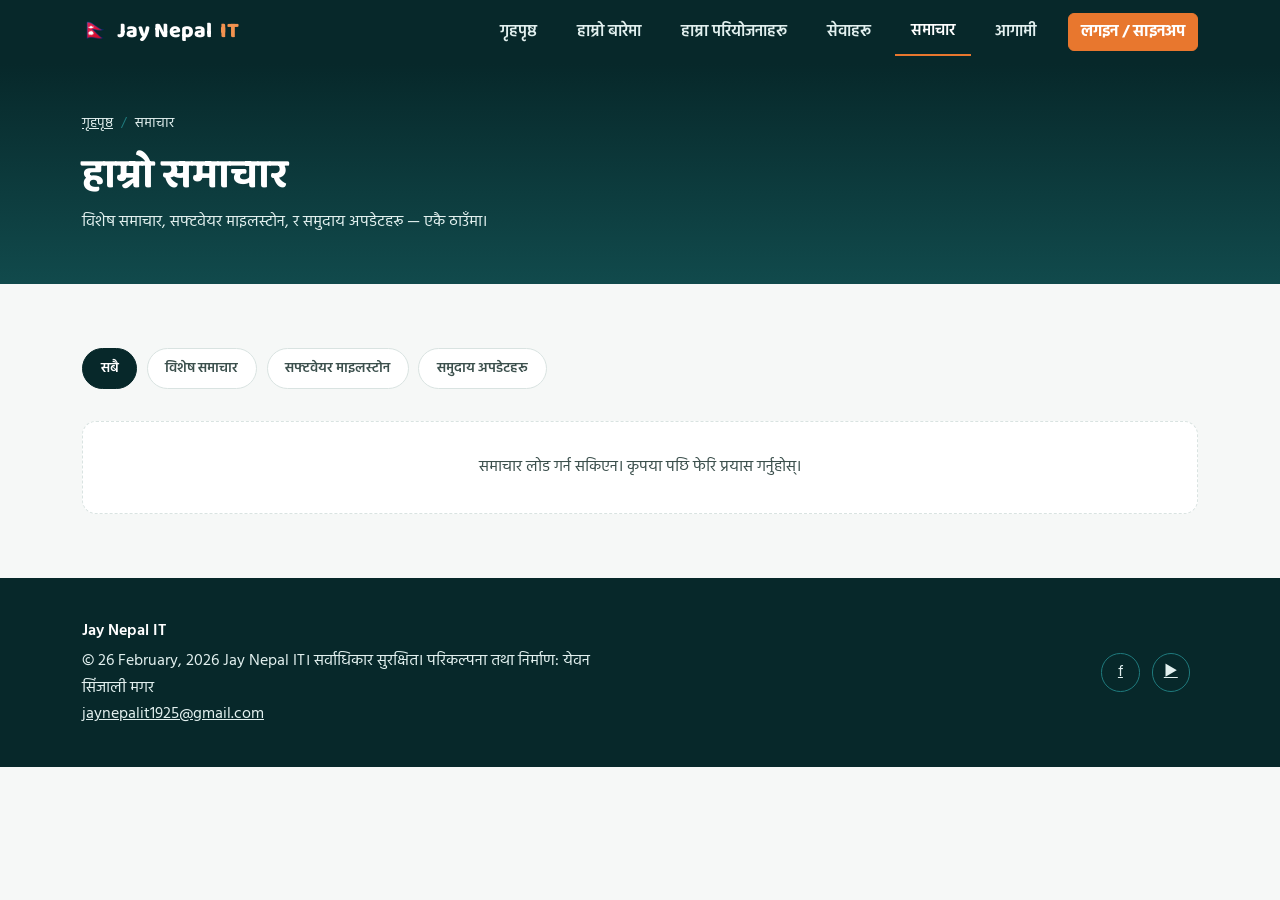
<file: frontend/news.html>
<!doctype html>
<html lang="ne">
<head>
  <meta charset="UTF-8" />
  <meta name="viewport" content="width=device-width, initial-scale=1" />
  <title>हाम्रो समाचार — Jay Nepal IT प्रविधि</title>
  <meta
    name="description"
    content="जय नेपाल आईटी प्रविधिका नवीनतम समाचार, सफ्टवेयर माइलस्टोन, र समुदाय अपडेटहरू।"
  />

  <link rel="preconnect" href="https://fonts.googleapis.com" />
  <link rel="preconnect" href="https://fonts.gstatic.com" crossorigin />
  <link
    href="https://fonts.googleapis.com/css2?family=Baloo+2:wght@600;700;800&family=Hind:wght@400;500;600;700&display=swap"
    rel="stylesheet"
  />

  <link
    href="https://cdn.jsdelivr.net/npm/bootstrap@5.3.3/dist/css/bootstrap.min.css"
    rel="stylesheet"
  />
  <link href="assets/css/style.css" rel="stylesheet" />
</head>
<body>
  <a class="jn-skip-link" href="#main-content">मुख्य सामग्रीमा जानुहोस्</a>

  <header class="jn-header">
    <nav class="navbar navbar-expand-lg jn-navbar" aria-label="मुख्य नेभिगेसन">
      <div class="container">
        <a class="navbar-brand" href="index.html">
          <span aria-hidden="true">🇳🇵</span>
          Jay Nepal <span class="jn-brand-accent">IT</span>
        </a>
        <button
          class="navbar-toggler"
          type="button"
          data-bs-toggle="collapse"
          data-bs-target="#jnNavbarMenu"
          aria-controls="jnNavbarMenu"
          aria-expanded="false"
          aria-label="नेभिगेसन मेनु खोल्नुहोस्/बन्द गर्नुहोस्"
        >
          <span class="navbar-toggler-icon"></span>
        </button>

        <div class="collapse navbar-collapse" id="jnNavbarMenu">
          <ul class="navbar-nav ms-auto align-items-lg-center gap-lg-2">
            <li class="nav-item"><a class="nav-link" href="index.html">गृहपृष्ठ</a></li>
            <li class="nav-item"><a class="nav-link" href="about.html">हाम्रो बारेमा</a></li>
            <li class="nav-item"><a class="nav-link" href="projects.html">हाम्रा परियोजनाहरू</a></li>
            <li class="nav-item"><a class="nav-link" href="services.html">सेवाहरू</a></li>
            <li class="nav-item">
              <a class="nav-link active" aria-current="page" href="news.html">समाचार</a>
            </li>
            <li class="nav-item">
              <a class="nav-link" href="coming-soon.html">आगामी</a>
            </li>
            <li class="nav-item ms-lg-2">
              <a class="btn jn-btn-cta" href="login.html">लगइन / साइनअप</a>
            </li>
          </ul>
        </div>
      </div>
    </nav>
  </header>

  <main id="main-content">
    <header class="jn-page-header">
      <div class="container">
        <ol class="jn-breadcrumb">
          <li><a href="index.html">गृहपृष्ठ</a></li>
          <li aria-current="page">समाचार</li>
        </ol>
        <h1>हाम्रो समाचार</h1>
        <p>विशेष समाचार, सफ्टवेयर माइलस्टोन, र समुदाय अपडेटहरू — एकै ठाउँमा।</p>
      </div>
    </header>

    <section class="jn-section" aria-labelledby="news-list-heading" id="news-feed">
      <div class="container">
        <h2 class="visually-hidden" id="news-list-heading">समाचार सूची</h2>

        <div class="jn-filter-group" role="group" aria-label="समाचार श्रेणी अनुसार फिल्टर गर्नुहोस्">
          <button type="button" class="jn-filter-btn" data-category="all" aria-pressed="true">सबै</button>
          <button type="button" class="jn-filter-btn" data-category="special" aria-pressed="false">विशेष समाचार</button>
          <button type="button" class="jn-filter-btn" data-category="milestone" aria-pressed="false">सफ्टवेयर माइलस्टोन</button>
          <button type="button" class="jn-filter-btn" data-category="community" aria-pressed="false">समुदाय अपडेटहरू</button>
        </div>

        <p id="jn-news-status" class="visually-hidden" role="status" aria-live="polite"></p>

        <ul class="jn-news-grid" id="jn-news-list">
          <li class="jn-news-loading">समाचार लोड हुँदैछ…</li>
        </ul>

        <div class="jn-load-more-wrap" id="jn-load-more-wrap" hidden>
          <button type="button" class="btn jn-btn-outline-light" id="jn-load-more-btn" style="border-color: var(--jn-teal-700); color: var(--jn-teal-700);">
            थप समाचार लोड गर्नुहोस्
          </button>
        </div>
      </div>
    </section>
  </main>

  <footer class="jn-footer">
    <div class="container">
      <div class="row gy-3 align-items-center">
        <div class="col-12 col-md-6">
          <p class="mb-1 fw-semibold text-white">Jay Nepal IT </p>
          <p class="mb-0">
            &copy; 26 February, 2026  Jay Nepal IT। सर्वाधिकार सुरक्षित। परिकल्पना तथा निर्माण: येवन सिंजाली मगर
            <br />
            <a href="mailto:jaynepalit1925@gmail.com">jaynepalit1925@gmail.com</a>
          </p>
        </div>
        <div class="col-12 col-md-6 text-md-end">
          <nav aria-label="सामाजिक सञ्जाल लिङ्कहरू">
            <a class="jn-social-link" href="https://www.facebook.com/profile.php?id=61587344013840" aria-label="Facebook मा हामीलाई फलो गर्नुहोस्">
              <span aria-hidden="true">f</span>
            </a>
                        <a class="jn-social-link" href="#" aria-label="YouTube मा हाम्रो च्यानल हेर्नुहोस्">
              <span aria-hidden="true">▶</span>
            </a>
            
          </nav>
        </div>
      </div>
    </div>
  </footer>

  <script src="https://cdn.jsdelivr.net/npm/bootstrap@5.3.3/dist/js/bootstrap.bundle.min.js"></script>
  <script src="assets/js/api-config.js"></script>
  <script src="assets/js/news.js"></script>
  <script src="assets/js/main.js"></script>
</body>
</html>
</file>
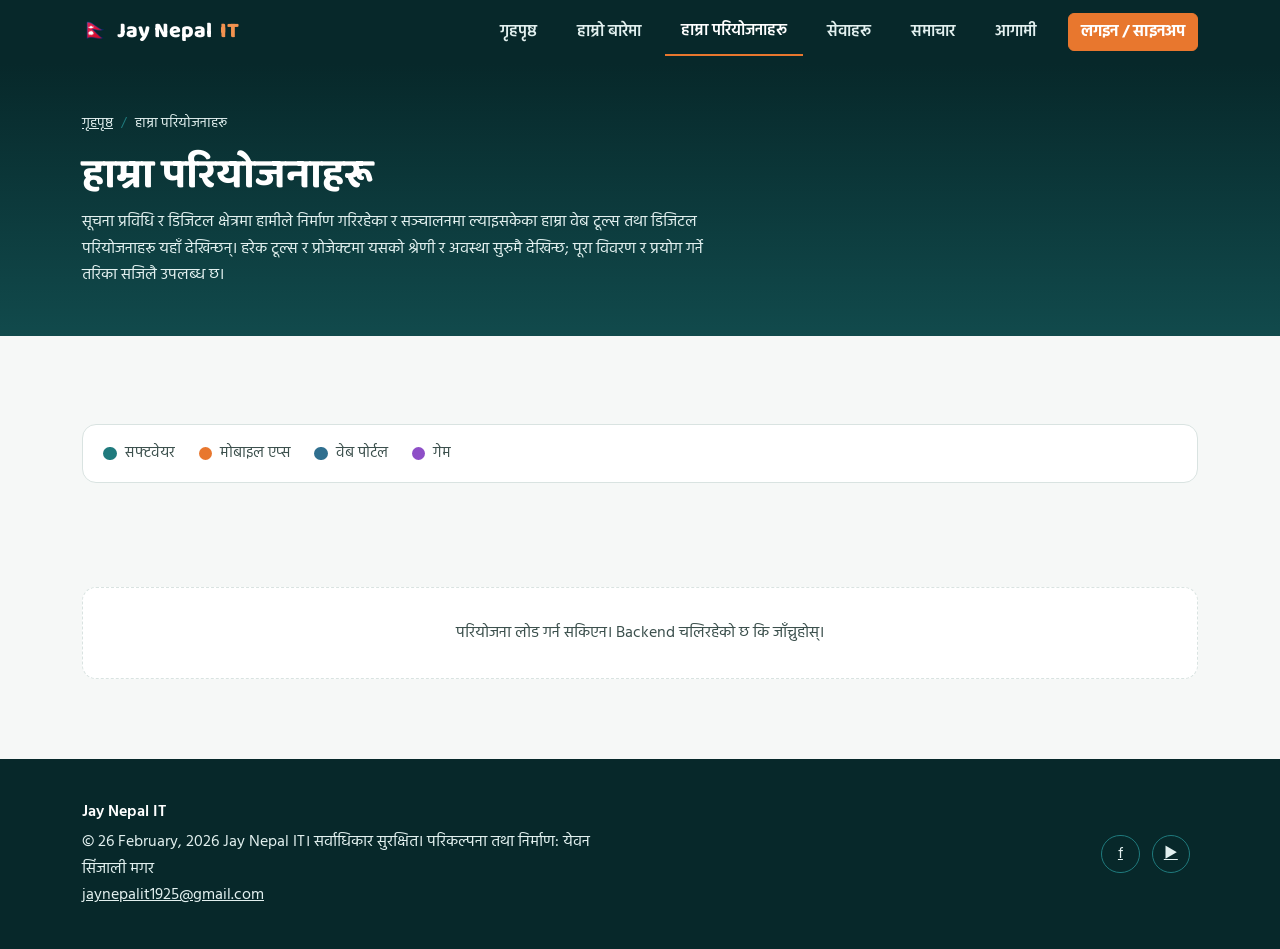
<file: frontend/projects.html>
<!doctype html>
<html lang="ne">
<head>
  <meta charset="UTF-8" />
  <meta name="viewport" content="width=device-width, initial-scale=1" />
  <title>हाम्रा परियोजनाहरू — Jay Nepal IT प्रविधि</title>
  <meta
    name="description"
    content="जय नेपाल आईटी प्रविधिका सक्रिय र आगामी परियोजनाहरू — कृषि-टेक एप, शैक्षिक पोर्टल, स्वास्थ्य सूचना प्रणाली।"
  />

  <link rel="preconnect" href="https://fonts.googleapis.com" />
  <link rel="preconnect" href="https://fonts.gstatic.com" crossorigin />
  <link
    href="https://fonts.googleapis.com/css2?family=Baloo+2:wght@600;700;800&family=Hind:wght@400;500;600;700&display=swap"
    rel="stylesheet"
  />

  <link
    href="https://cdn.jsdelivr.net/npm/bootstrap@5.3.3/dist/css/bootstrap.min.css"
    rel="stylesheet"
  />
  <link href="assets/css/style.css" rel="stylesheet" />
</head>
<body>
  <a class="jn-skip-link" href="#main-content">मुख्य सामग्रीमा जानुहोस्</a>

  <header class="jn-header">
    <nav class="navbar navbar-expand-lg jn-navbar" aria-label="मुख्य नेभिगेसन">
      <div class="container">
        <a class="navbar-brand" href="index.html">
          <span aria-hidden="true">🇳🇵</span>
          Jay Nepal <span class="jn-brand-accent">IT</span>
        </a>
        <button
          class="navbar-toggler"
          type="button"
          data-bs-toggle="collapse"
          data-bs-target="#jnNavbarMenu"
          aria-controls="jnNavbarMenu"
          aria-expanded="false"
          aria-label="नेभिगेसन मेनु खोल्नुहोस्/बन्द गर्नुहोस्"
        >
          <span class="navbar-toggler-icon"></span>
        </button>

        <div class="collapse navbar-collapse" id="jnNavbarMenu">
          <ul class="navbar-nav ms-auto align-items-lg-center gap-lg-2">
            <li class="nav-item"><a class="nav-link" href="index.html">गृहपृष्ठ</a></li>
            <li class="nav-item"><a class="nav-link" href="about.html">हाम्रो बारेमा</a></li>
            <li class="nav-item">
              <a class="nav-link active" aria-current="page" href="projects.html">हाम्रा परियोजनाहरू</a>
            </li>
            <li class="nav-item">
              <a class="nav-link" href="services.html">सेवाहरू</a>
            </li>
            <li class="nav-item"><a class="nav-link" href="news.html">समाचार</a></li>
            <li class="nav-item"><a class="nav-link" href="coming-soon.html">आगामी</a></li>
            <li class="nav-item ms-lg-2">
              <a class="btn jn-btn-cta" href="login.html">लगइन / साइनअप</a>
            </li>
          </ul>
        </div>
      </div>
    </nav>
  </header>

  <main id="main-content">
    <!-- ===================== पेज हेडर ===================== -->
    <header class="jn-page-header">
      <div class="container">
        <ol class="jn-breadcrumb">
          <li><a href="index.html">गृहपृष्ठ</a></li>
          <li aria-current="page">हाम्रा परियोजनाहरू</li>
        </ol>
        <h1>हाम्रा परियोजनाहरू</h1>
        <p>
सूचना प्रविधि र डिजिटल क्षेत्रमा हामीले निर्माण गरिरहेका र सञ्चालनमा ल्याइसकेका हाम्रा वेब टूल्स तथा डिजिटल परियोजनाहरू यहाँ देखिन्छन्। हरेक टूल्स र प्रोजेक्टमा यसको श्रेणी र अवस्था सुरुमै देखिन्छ; पूरा विवरण र प्रयोग गर्ने तरिका सजिलै उपलब्ध छ।
        </p>
      </div>
    </header>

    <!-- ===================== लिजेन्ड ===================== -->
    <section class="jn-section pb-0" aria-label="परियोजना खण्डहरूको सूची">
      <div class="container">
        <ul class="jn-legend" aria-label="परियोजना श्रेणी सङ्केत">
          <li><span class="jn-legend-dot jn-tag-software" aria-hidden="true"></span> सफ्टवेयर</li>
          <li><span class="jn-legend-dot jn-tag-mobile" aria-hidden="true"></span> मोबाइल एप्स</li>
          <li><span class="jn-legend-dot jn-tag-webportal" aria-hidden="true"></span> वेब पोर्टल</li>
          <li><span class="jn-legend-dot jn-tag-game" aria-hidden="true"></span> गेम</li>
        </ul>
      </div>
    </section>

    <!-- ===================== परियोजना सूची + साराशं ===================== -->
    <section class="jn-section" aria-labelledby="projects-heading" id="projects-list">
      <div class="container">
        <h2 class="visually-hidden" id="projects-heading">हाम्रा परियोजनाहरू</h2>

        <p id="jn-projects-status" class="visually-hidden" role="status" aria-live="polite"></p>

        <div class="row g-4">
          <!-- मुख्य परियोजना सूची — assets/js/projects.js ले /api/projects/ बाट भर्छ -->
          <div class="col-12">
            <div class="row g-4" id="jn-projects-grid">
              <div class="col-12">
                <p class="jn-news-loading">परियोजनाहरू लोड हुँदैछ…</p>
              </div>
            </div>
          </div>
        </div>
      </div>
    </section>
  </main>

  <footer class="jn-footer">
    <div class="container">
      <div class="row gy-3 align-items-center">
        <div class="col-12 col-md-6">
          <p class="mb-1 fw-semibold text-white">Jay Nepal IT </p>
          <p class="mb-0">
            &copy; 26 February, 2026  Jay Nepal IT। सर्वाधिकार सुरक्षित। परिकल्पना तथा निर्माण: येवन सिंजाली मगर
            <br />
            <a href="mailto:jaynepalit1925@gmail.com">jaynepalit1925@gmail.com</a>
          </p>
        </div>
        <div class="col-12 col-md-6 text-md-end">
          <nav aria-label="सामाजिक सञ्जाल लिङ्कहरू">
            <a class="jn-social-link" href="https://www.facebook.com/profile.php?id=61587344013840" aria-label="Facebook मा हामीलाई फलो गर्नुहोस्">
              <span aria-hidden="true">f</span>
            </a>
                        <a class="jn-social-link" href="#" aria-label="YouTube मा हाम्रो च्यानल हेर्नुहोस्">
              <span aria-hidden="true">▶</span>
            </a>
            
          </nav>
        </div>
      </div>
    </div>
  </footer>

  <script src="https://cdn.jsdelivr.net/npm/bootstrap@5.3.3/dist/js/bootstrap.bundle.min.js"></script>
  <script src="assets/js/api-config.js"></script>
  <script src="assets/js/projects.js"></script>
  <script src="assets/js/main.js"></script>
</body>
</html>
</file>
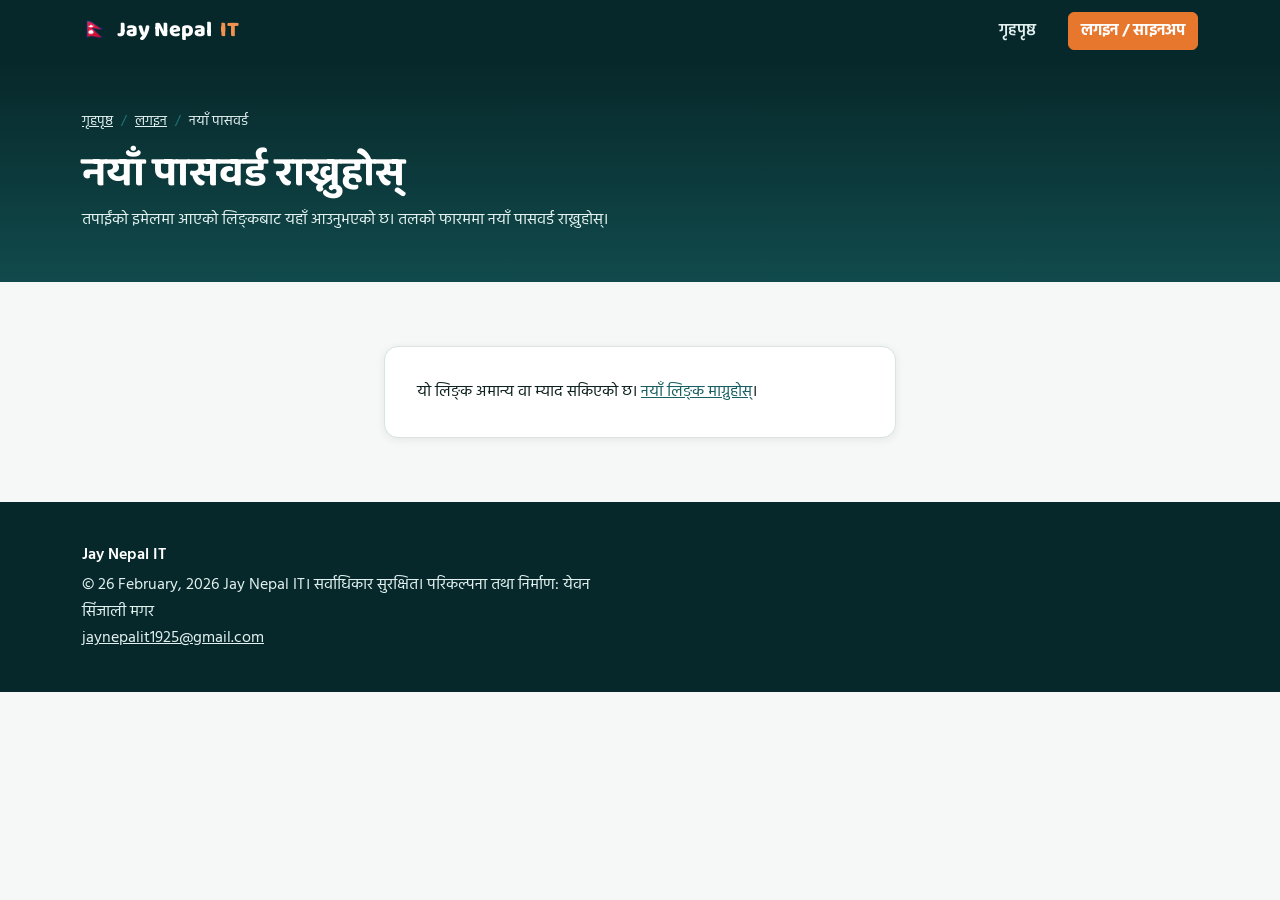
<file: frontend/reset-password.html>
<!doctype html>
<html lang="ne">
<head>
  <meta charset="UTF-8" />
  <meta name="viewport" content="width=device-width, initial-scale=1" />
  <title>नयाँ पासवर्ड राख्नुहोस् — Jay Nepal IT प्रविधि</title>
  <meta name="robots" content="noindex" />

  <link rel="preconnect" href="https://fonts.googleapis.com" />
  <link rel="preconnect" href="https://fonts.gstatic.com" crossorigin />
  <link
    href="https://fonts.googleapis.com/css2?family=Baloo+2:wght@600;700;800&family=Hind:wght@400;500;600;700&display=swap"
    rel="stylesheet"
  />

  <link
    href="https://cdn.jsdelivr.net/npm/bootstrap@5.3.3/dist/css/bootstrap.min.css"
    rel="stylesheet"
  />
  <link href="assets/css/style.css" rel="stylesheet" />
</head>
<body>
  <a class="jn-skip-link" href="#main-content">मुख्य सामग्रीमा जानुहोस्</a>

  <header class="jn-header">
    <nav class="navbar navbar-expand-lg jn-navbar" aria-label="मुख्य नेभिगेसन">
      <div class="container">
        <a class="navbar-brand" href="index.html">
          <span aria-hidden="true">🇳🇵</span>
          Jay Nepal <span class="jn-brand-accent">IT</span>
        </a>
        <div class="collapse navbar-collapse">
          <ul class="navbar-nav ms-auto align-items-lg-center gap-lg-2">
            <li class="nav-item"><a class="nav-link" href="index.html">गृहपृष्ठ</a></li>
            <li class="nav-item ms-lg-2">
              <a class="btn jn-btn-cta" href="login.html">लगइन / साइनअप</a>
            </li>
          </ul>
        </div>
      </div>
    </nav>
  </header>

  <main id="main-content">
    <header class="jn-page-header">
      <div class="container">
        <ol class="jn-breadcrumb">
          <li><a href="index.html">गृहपृष्ठ</a></li>
          <li><a href="login.html">लगइन</a></li>
          <li aria-current="page">नयाँ पासवर्ड</li>
        </ol>
        <h1>नयाँ पासवर्ड राख्नुहोस्</h1>
        <p>तपाईंको इमेलमा आएको लिङ्कबाट यहाँ आउनुभएको छ। तलको फारममा नयाँ पासवर्ड राख्नुहोस्।</p>
      </div>
    </header>

    <section class="jn-section" aria-labelledby="reset-heading">
      <div class="container">
        <h2 class="visually-hidden" id="reset-heading">नयाँ पासवर्ड सेट गर्ने फारम</h2>

        <div class="jn-auth-card mx-auto" style="max-width: 32rem;">
          <div id="jn-reset-invalid-token" class="jn-form-status" role="status" hidden>
            यो लिङ्क अमान्य वा म्याद सकिएको छ।
            <a href="forgot-password.html">नयाँ लिङ्क माग्नुहोस्</a>।
          </div>

          <form id="jn-reset-form" novalidate>
            <div class="mb-3">
              <label for="jn-reset-password" class="form-label">नयाँ पासवर्ड</label>
              <div class="input-group">
                <input
                  type="password"
                  class="form-control"
                  id="jn-reset-password"
                  name="password"
                  minlength="8"
                  required
                />
                <button class="btn btn-outline-secondary jn-password-toggle" type="button" data-target="jn-reset-password">
                  देखाउनुहोस्
                </button>
              </div>
              <div class="form-text">कम्तीमा ८ अक्षर, सामान्य/numeric-मात्र पासवर्ड नराख्नुहोस्।</div>
              <div class="invalid-feedback" id="jn-reset-password-feedback"></div>
            </div>

            <div class="mb-3">
              <label for="jn-reset-password-confirm" class="form-label">नयाँ पासवर्ड फेरि लेख्नुहोस्</label>
              <input
                type="password"
                class="form-control"
                id="jn-reset-password-confirm"
                name="password_confirm"
                minlength="8"
                required
              />
              <div class="invalid-feedback" id="jn-reset-password-confirm-feedback"></div>
            </div>

            <button type="submit" class="btn jn-btn-cta w-100">पासवर्ड बदल्नुहोस्</button>
            <p id="jn-reset-status" class="jn-form-status mt-3 mb-0" role="status" aria-live="polite"></p>
          </form>
        </div>
      </div>
    </section>
  </main>

  <footer class="jn-footer">
    <div class="container">
      <div class="row gy-3 align-items-center">
        <div class="col-12 col-md-6">
          <p class="mb-1 fw-semibold text-white">Jay Nepal IT </p>
          <p class="mb-0">
            &copy; 26 February, 2026  Jay Nepal IT। सर्वाधिकार सुरक्षित। परिकल्पना तथा निर्माण: येवन सिंजाली मगर
            <br />
            <a href="mailto:jaynepalit1925@gmail.com">jaynepalit1925@gmail.com</a>
          </p>
        </div>
      </div>
    </div>
  </footer>

  <script src="https://cdn.jsdelivr.net/npm/bootstrap@5.3.3/dist/js/bootstrap.bundle.min.js"></script>
  <script src="assets/js/api-config.js"></script>
  <script src="assets/js/reset-password.js"></script>
  <script src="assets/js/main.js"></script>
</body>
</html>
</file>
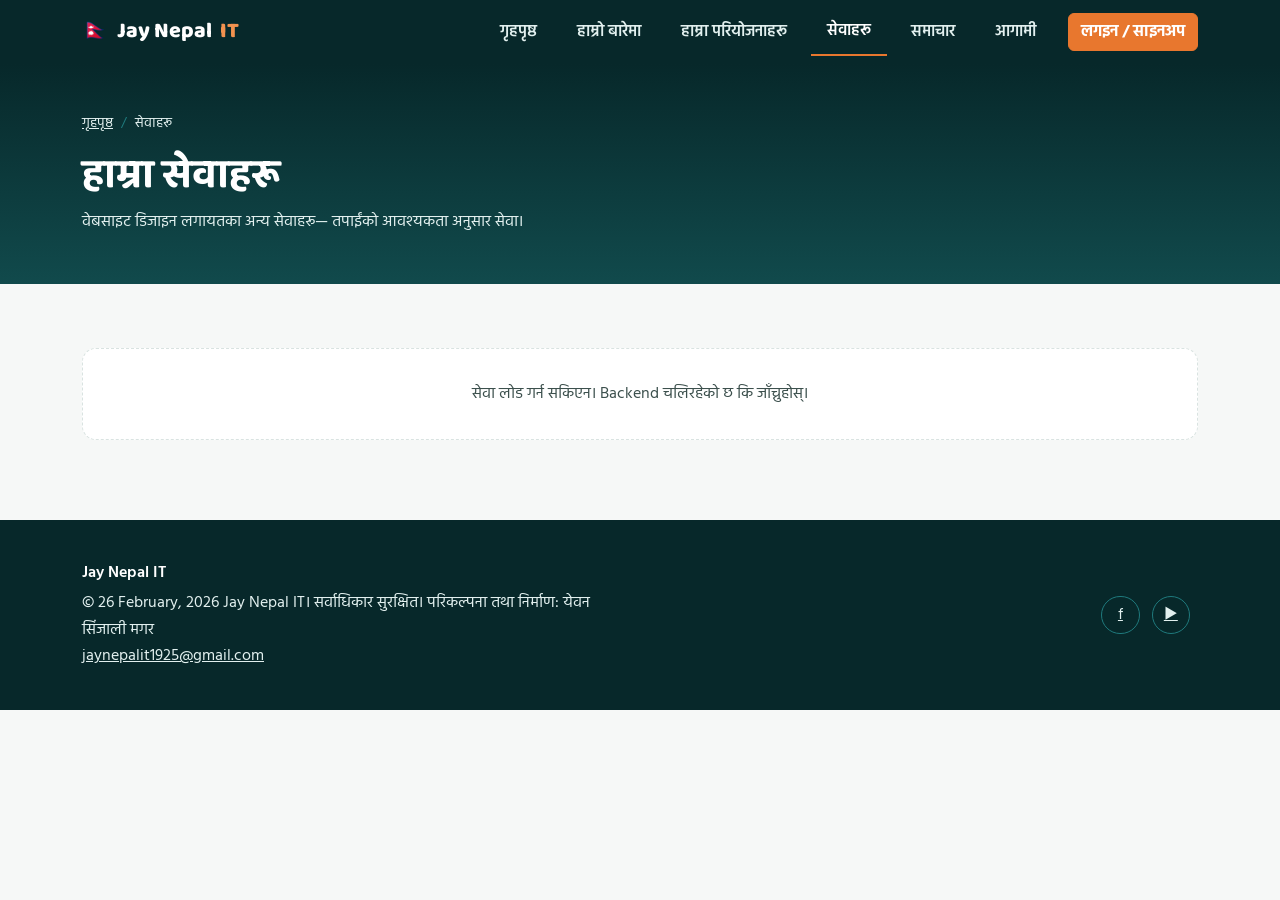
<file: frontend/services.html>
<!doctype html>
<html lang="ne">
<head>
  <meta charset="UTF-8" />
  <meta name="viewport" content="width=device-width, initial-scale=1" />
  <title>हाम्रा सेवाहरू — Jay Nepal IT प्रविधि</title>
  <meta
    name="description"
    content="जय नेपाल आईटी प्रविधिले प्रदान गर्ने सेवाहरू — वेबसाइट डिजाइन, एप विकास, आईटी परामर्श, र थप।"
  />

  <link rel="preconnect" href="https://fonts.googleapis.com" />
  <link rel="preconnect" href="https://fonts.gstatic.com" crossorigin />
  <link
    href="https://fonts.googleapis.com/css2?family=Baloo+2:wght@600;700;800&family=Hind:wght@400;500;600;700&display=swap"
    rel="stylesheet"
  />

  <link
    href="https://cdn.jsdelivr.net/npm/bootstrap@5.3.3/dist/css/bootstrap.min.css"
    rel="stylesheet"
  />
  <link href="assets/css/style.css" rel="stylesheet" />
</head>
<body>
  <a class="jn-skip-link" href="#main-content">मुख्य सामग्रीमा जानुहोस्</a>

  <header class="jn-header">
    <nav class="navbar navbar-expand-lg jn-navbar" aria-label="मुख्य नेभिगेसन">
      <div class="container">
        <a class="navbar-brand" href="index.html">
          <span aria-hidden="true">🇳🇵</span>
          Jay Nepal <span class="jn-brand-accent">IT</span>
        </a>
        <button
          class="navbar-toggler"
          type="button"
          data-bs-toggle="collapse"
          data-bs-target="#jnNavbarMenu"
          aria-controls="jnNavbarMenu"
          aria-expanded="false"
          aria-label="नेभिगेसन मेनु खोल्नुहोस्/बन्द गर्नुहोस्"
        >
          <span class="navbar-toggler-icon"></span>
        </button>

        <div class="collapse navbar-collapse" id="jnNavbarMenu">
          <ul class="navbar-nav ms-auto align-items-lg-center gap-lg-2">
            <li class="nav-item"><a class="nav-link" href="index.html">गृहपृष्ठ</a></li>
            <li class="nav-item"><a class="nav-link" href="about.html">हाम्रो बारेमा</a></li>
            <li class="nav-item"><a class="nav-link" href="projects.html">हाम्रा परियोजनाहरू</a></li>
            <li class="nav-item">
              <a class="nav-link active" aria-current="page" href="services.html">सेवाहरू</a>
            </li>
            <li class="nav-item"><a class="nav-link" href="news.html">समाचार</a></li>
            <li class="nav-item"><a class="nav-link" href="coming-soon.html">आगामी</a></li>
            <li class="nav-item ms-lg-2">
              <a class="btn jn-btn-cta" href="login.html">लगइन / साइनअप</a>
            </li>
          </ul>
        </div>
      </div>
    </nav>
  </header>

  <main id="main-content">
    <header class="jn-page-header">
      <div class="container">
        <ol class="jn-breadcrumb">
          <li><a href="index.html">गृहपृष्ठ</a></li>
          <li aria-current="page">सेवाहरू</li>
        </ol>
        <h1>हाम्रा सेवाहरू</h1>
        <p>वेबसाइट डिजाइन लगायतका  अन्य सेवाहरू— तपाईंको आवश्यकता अनुसार सेवा।</p>
      </div>
    </header>

    <section class="jn-section" aria-labelledby="services-heading" id="services-list">
      <div class="container">
        <h2 class="visually-hidden" id="services-heading">सबै सेवाहरू</h2>

        <p id="jn-services-status" class="visually-hidden" role="status" aria-live="polite"></p>

        <div class="row g-4" id="jn-services-grid">
          <div class="col-12">
            <p class="jn-news-loading">सेवाहरू लोड हुँदैछ…</p>
          </div>
        </div>
      </div>
    </section>
  </main>

  <footer class="jn-footer">
    <div class="container">
      <div class="row gy-3 align-items-center">
        <div class="col-12 col-md-6">
          <p class="mb-1 fw-semibold text-white">Jay Nepal IT </p>
          <p class="mb-0">
            &copy; 26 February, 2026  Jay Nepal IT। सर्वाधिकार सुरक्षित। परिकल्पना तथा निर्माण: येवन सिंजाली मगर
            <br />
            <a href="mailto:jaynepalit1925@gmail.com">jaynepalit1925@gmail.com</a>
          </p>
        </div>
        <div class="col-12 col-md-6 text-md-end">
          <nav aria-label="सामाजिक सञ्जाल लिङ्कहरू">
            <a class="jn-social-link" href="https://www.facebook.com/profile.php?id=61587344013840" aria-label="Facebook मा हामीलाई फलो गर्नुहोस्">
              <span aria-hidden="true">f</span>
            </a>
                        <a class="jn-social-link" href="#" aria-label="YouTube मा हाम्रो च्यानल हेर्नुहोस्">
              <span aria-hidden="true">▶</span>
            </a>
            
          </nav>
        </div>
      </div>
    </div>
  </footer>

  <script src="https://cdn.jsdelivr.net/npm/bootstrap@5.3.3/dist/js/bootstrap.bundle.min.js"></script>
  <script src="assets/js/api-config.js"></script>
  <script src="assets/js/services.js"></script>
  <script src="assets/js/main.js"></script>
</body>
</html>
</file>
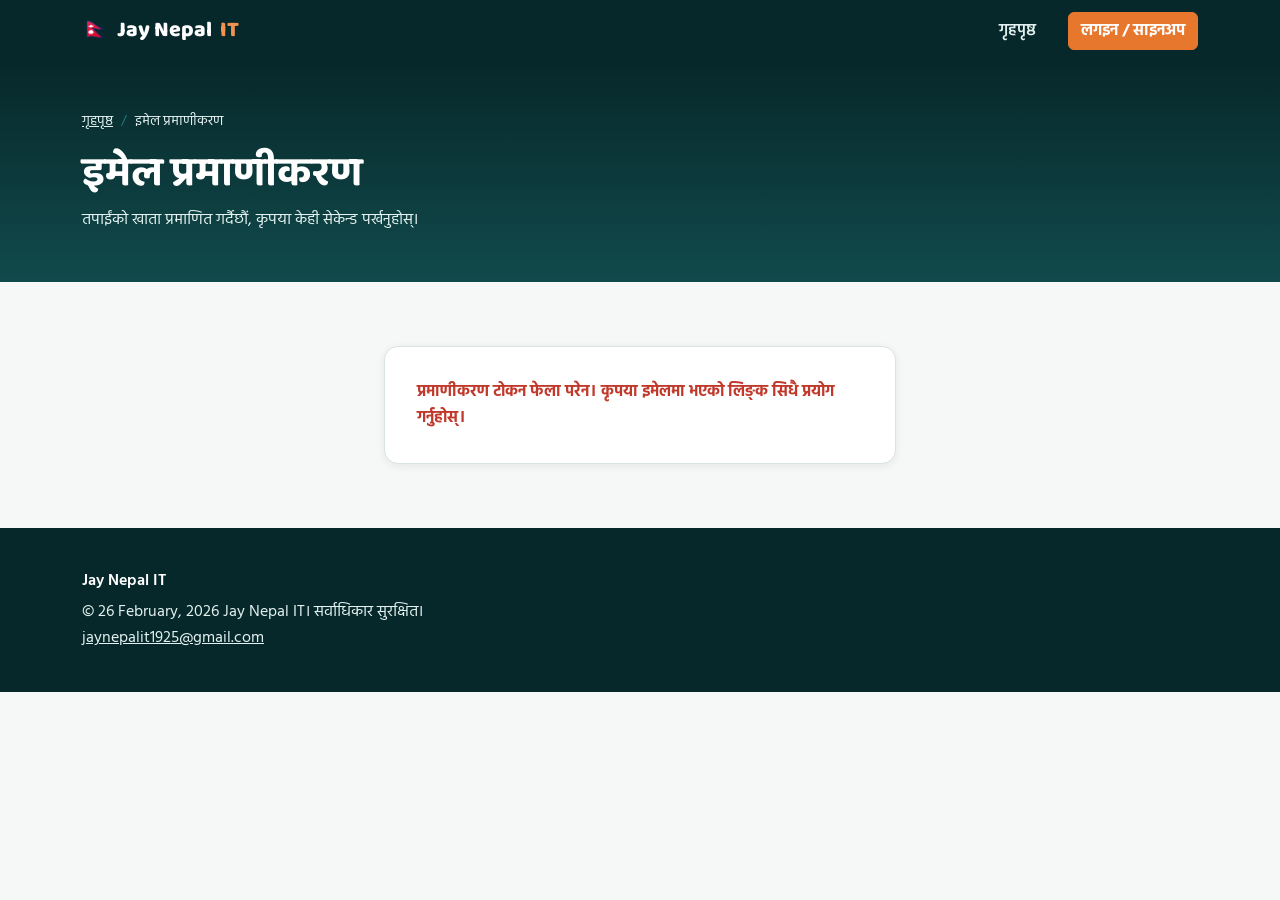
<file: frontend/verify-email.html>
<!doctype html>
<html lang="ne">
<head>
  <meta charset="UTF-8" />
  <meta name="viewport" content="width=device-width, initial-scale=1" />
  <title>इमेल प्रमाणीकरण — Jay Nepal IT प्रविधि</title>
  <meta name="robots" content="noindex" />

  <link rel="preconnect" href="https://fonts.googleapis.com" />
  <link rel="preconnect" href="https://fonts.gstatic.com" crossorigin />
  <link
    href="https://fonts.googleapis.com/css2?family=Baloo+2:wght@600;700;800&family=Hind:wght@400;500;600;700&display=swap"
    rel="stylesheet"
  />

  <link
    href="https://cdn.jsdelivr.net/npm/bootstrap@5.3.3/dist/css/bootstrap.min.css"
    rel="stylesheet"
  />
  <link href="assets/css/style.css" rel="stylesheet" />
</head>
<body>
  <a class="jn-skip-link" href="#main-content">मुख्य सामग्रीमा जानुहोस्</a>

  <header class="jn-header">
    <nav class="navbar navbar-expand-lg jn-navbar" aria-label="मुख्य नेभिगेसन">
      <div class="container">
        <a class="navbar-brand" href="index.html">
          <span aria-hidden="true">🇳🇵</span>
          Jay Nepal <span class="jn-brand-accent">IT</span>
        </a>
        <div class="collapse navbar-collapse">
          <ul class="navbar-nav ms-auto align-items-lg-center gap-lg-2">
            <li class="nav-item"><a class="nav-link" href="index.html">गृहपृष्ठ</a></li>
            <li class="nav-item ms-lg-2">
              <a class="btn jn-btn-cta" href="login.html">लगइन / साइनअप</a>
            </li>
          </ul>
        </div>
      </div>
    </nav>
  </header>

  <main id="main-content">
    <header class="jn-page-header">
      <div class="container">
        <ol class="jn-breadcrumb">
          <li><a href="index.html">गृहपृष्ठ</a></li>
          <li aria-current="page">इमेल प्रमाणीकरण</li>
        </ol>
        <h1>इमेल प्रमाणीकरण</h1>
        <p>तपाईंको खाता प्रमाणित गर्दैछौं, कृपया केही सेकेन्ड पर्खनुहोस्।</p>
      </div>
    </header>

    <section class="jn-section" aria-labelledby="verify-heading">
      <div class="container">
        <h2 class="visually-hidden" id="verify-heading">प्रमाणीकरण स्थिति</h2>

        <div class="jn-auth-card mx-auto" style="max-width: 32rem;">
          <p
            id="jn-verify-status"
            class="jn-form-status mb-0"
            role="status"
            aria-live="polite"
            data-state="loading"
          >
            प्रमाणीकरण गर्दैछौं…
          </p>

          <a id="jn-verify-login-link" href="login.html" class="btn jn-btn-cta w-100 mt-3" hidden>
            लगइन गर्नुहोस्
          </a>

          <div id="jn-verify-resend" hidden>
            <hr class="jn-auth-divider" style="margin: 1.5rem 0;" />
            <h2 class="fs-6 mb-2">लिङ्क काम गरेन?</h2>
            <p class="mb-3" style="font-size: 0.92rem; color: var(--jn-ink-soft);">
              प्रमाणीकरण इमेल फेरि पठाउन आफ्नो इमेल ठेगाना लेख्नुहोस्।
            </p>
            <form id="jn-resend-form" novalidate>
              <div class="mb-3">
                <label for="jn-resend-email" class="form-label visually-hidden">इमेल</label>
                <input
                  type="email"
                  class="form-control"
                  id="jn-resend-email"
                  name="email"
                  placeholder="example@mail.com"
                  required
                />
              </div>
              <button type="submit" class="btn jn-btn-outline-light w-100" style="border-color: var(--jn-teal-700); color: var(--jn-teal-700);">
                फेरि पठाउनुहोस्
              </button>
              <p id="jn-resend-status" class="jn-form-status mt-3 mb-0" role="status" aria-live="polite"></p>
            </form>
          </div>
        </div>
      </div>
    </section>
  </main>

  <footer class="jn-footer">
    <div class="container">
      <div class="row gy-3 align-items-center">
        <div class="col-12 col-md-6">
          <p class="mb-1 fw-semibold text-white">Jay Nepal IT </p>
          <p class="mb-0">
            &copy; 26 February, 2026  Jay Nepal IT। सर्वाधिकार सुरक्षित।
            <br />
            <a href="mailto:jaynepalit1925@gmail.com">jaynepalit1925@gmail.com</a>
          </p>
        </div>
      </div>
    </div>
  </footer>

  <script src="https://cdn.jsdelivr.net/npm/bootstrap@5.3.3/dist/js/bootstrap.bundle.min.js"></script>
  <script src="assets/js/api-config.js"></script>
  <script src="assets/js/verify-email.js"></script>
</body>
</html>
</file>
<file: frontend/assets/css/style.css>
/* =========================================================
   Jay Nepal IT प्रविधि — डिजाइन टोकनहरू (Design Tokens)
   ========================================================= */
:root {
  /* रङ प्यालेट: गाढा टिल/निलो-हरियो + सुन्तला + सेतो */
  --jn-teal-950: #07282a;
  --jn-teal-900: #0b3638;
  --jn-teal-800: #114a4c;
  --jn-teal-700: #175f61;
  --jn-teal-600: #1f7a7d;
  --jn-teal-100: #e2f0ef;

  --jn-orange-600: #d4661f;
  --jn-orange-500: #e8772e;
  --jn-orange-400: #f2924f;
  --jn-orange-100: #fdeadb;

  --jn-white: #ffffff;
  --jn-paper: #f6f8f7;
  --jn-ink: #10221f;
  --jn-ink-soft: #3c504d;
  --jn-line: #d9e3e1;

  --jn-focus-ring: #f2924f;

  --jn-font-display: "Baloo 2", "Noto Sans Devanagari", sans-serif;
  --jn-font-body: "Hind", "Noto Sans Devanagari", sans-serif;

  --jn-radius: 14px;
  --jn-shadow-sm: 0 2px 8px rgba(7, 40, 42, 0.08);
  --jn-shadow-md: 0 10px 30px rgba(7, 40, 42, 0.12);
}

/* =========================================================
   आधारभूत रिसेट र टाइपोग्राफी
   ========================================================= */
* { box-sizing: border-box; }

html { scroll-behavior: smooth; }

@media (prefers-reduced-motion: reduce) {
  html { scroll-behavior: auto; }
  *, *::before, *::after {
    animation-duration: 0.001ms !important;
    animation-iteration-count: 1 !important;
    transition-duration: 0.001ms !important;
  }
}

body {
  font-family: var(--jn-font-body);
  color: var(--jn-ink);
  background-color: var(--jn-paper);
  line-height: 1.65;
}

h1, h2, h3, h4, .jn-display {
  font-family: var(--jn-font-display);
  font-weight: 700;
  color: var(--jn-teal-950);
}

a { color: var(--jn-teal-700); }
a:hover { color: var(--jn-orange-600); }

/* किबोर्ड फोकस रिङ — WCAG 2.1 AA अनुसार स्पष्ट देखिने */
a:focus-visible,
button:focus-visible,
input:focus-visible,
textarea:focus-visible,
select:focus-visible,
summary:focus-visible,
.nav-link:focus-visible {
  outline: 3px solid var(--jn-focus-ring);
  outline-offset: 3px;
  border-radius: 4px;
}

/* Skip link — स्क्रिन रिडर/किबोर्ड प्रयोगकर्ताका लागि */
.jn-skip-link {
  position: absolute;
  top: -60px;
  left: 1rem;
  z-index: 1050;
  background: var(--jn-orange-500);
  color: var(--jn-white);
  padding: 0.75rem 1.25rem;
  border-radius: 0 0 8px 8px;
  font-weight: 600;
  transition: top 0.2s ease;
}
.jn-skip-link:focus {
  top: 0;
  color: var(--jn-white);
}

/* =========================================================
   हेडर / नेभिगेसन
   ========================================================= */
.jn-header {
  background-color: var(--jn-teal-950);
}

.jn-navbar .navbar-brand {
  font-family: var(--jn-font-display);
  font-weight: 800;
  color: var(--jn-white);
  font-size: 1.35rem;
  display: flex;
  align-items: center;
  gap: 0.5rem;
}
.jn-navbar .navbar-brand .jn-brand-accent { color: var(--jn-orange-400); }

.jn-navbar .nav-link {
  color: var(--jn-teal-100);
  font-weight: 600;
  padding: 0.6rem 1rem !important;
}
.jn-navbar .nav-link:hover,
.jn-navbar .nav-link:focus {
  color: var(--jn-white);
}
.jn-navbar .nav-link.active {
  color: var(--jn-white);
  border-bottom: 2px solid var(--jn-orange-500);
}

.jn-navbar .navbar-toggler {
  border-color: var(--jn-teal-600);
}
.jn-navbar .navbar-toggler-icon {
  filter: invert(1);
}

.jn-btn-cta {
  background-color: var(--jn-orange-500);
  border-color: var(--jn-orange-500);
  color: var(--jn-white);
  font-weight: 700;
}
.jn-btn-cta:hover,
.jn-btn-cta:focus {
  background-color: var(--jn-orange-600);
  border-color: var(--jn-orange-600);
  color: var(--jn-white);
}

.jn-btn-outline-light {
  border: 2px solid var(--jn-teal-100);
  color: var(--jn-white);
  font-weight: 700;
}
.jn-btn-outline-light:hover,
.jn-btn-outline-light:focus {
  background-color: var(--jn-white);
  color: var(--jn-teal-950);
}

/* =========================================================
   हिरो सेक्सन — बाटो/यात्रा मोटिफ
   ========================================================= */
.jn-hero {
  background: linear-gradient(180deg, var(--jn-teal-950) 0%, var(--jn-teal-900) 65%, var(--jn-teal-800) 100%);
  color: var(--jn-white);
  padding-block: 4.5rem 6rem;
  position: relative;
  overflow: hidden;
}

.jn-hero-eyebrow {
  display: inline-flex;
  align-items: center;
  gap: 0.5rem;
  background: rgba(232, 119, 46, 0.16);
  border: 1px solid var(--jn-orange-400);
  color: var(--jn-orange-100);
  font-weight: 600;
  font-size: 0.85rem;
  padding: 0.35rem 0.9rem;
  border-radius: 999px;
  margin-bottom: 1.25rem;
}

.jn-hero h1 {
  color: var(--jn-white);
  font-size: clamp(2rem, 4.5vw, 3.2rem);
  line-height: 1.25;
}

.jn-hero p.lead {
  color: var(--jn-teal-100);
  max-width: 46rem;
  font-size: 1.15rem;
}

.jn-hero-stats {
  border-top: 1px solid rgba(255,255,255,0.16);
  margin-top: 2.5rem;
  padding-top: 2rem;
}
.jn-hero-stats dt {
  font-family: var(--jn-font-display);
  color: var(--jn-orange-400);
  font-size: 2rem;
  font-weight: 800;
}
.jn-hero-stats dd {
  color: var(--jn-teal-100);
  font-size: 0.95rem;
  margin-bottom: 1.25rem;
}

/* =========================================================
   रोडम्याप बोर्ड — ठाडो यात्रा-स्पाइन (Signature element)
   ========================================================= */
.jn-section {
  padding-block: 4rem;
}
.jn-section-title {
  font-size: clamp(1.6rem, 3vw, 2.2rem);
  margin-bottom: 0.5rem;
}
.jn-section-subtitle {
  color: var(--jn-ink-soft);
  max-width: 42rem;
}

.jn-legend {
  display: flex;
  flex-wrap: wrap;
  gap: 0.75rem 1.5rem;
  list-style: none;
  padding: 0;
  margin: 1.5rem 0 2.5rem;
  border: 1px solid var(--jn-line);
  border-radius: var(--jn-radius);
  background: var(--jn-white);
  padding: 1rem 1.25rem;
}
.jn-legend li {
  display: flex;
  align-items: center;
  gap: 0.5rem;
  font-size: 0.92rem;
  color: var(--jn-ink-soft);
}
.jn-legend-dot {
  width: 0.85rem;
  height: 0.85rem;
  border-radius: 50%;
  flex-shrink: 0;
}
.jn-status-planned .jn-legend-dot,
.jn-badge-planned { background-color: var(--jn-teal-600); }
.jn-status-progress .jn-legend-dot,
.jn-badge-progress { background-color: var(--jn-orange-500); }
.jn-status-testing .jn-legend-dot,
.jn-badge-testing { background-color: #c99a2e; }
.jn-status-active .jn-legend-dot,
.jn-badge-active { background-color: #2f8f5b; }
.jn-status-archived .jn-legend-dot,
.jn-badge-archived { background-color: #7a8783; }

/* ठाडो स्पाइन */
.jn-roadmap-list {
  list-style: none;
  padding: 0;
  margin: 0;
  position: relative;
}
.jn-roadmap-list::before {
  content: "";
  position: absolute;
  left: 0.55rem;
  top: 0.4rem;
  bottom: 0.4rem;
  width: 3px;
  background: repeating-linear-gradient(
    to bottom,
    var(--jn-line) 0 8px,
    transparent 8px 14px
  );
}
.jn-roadmap-item {
  position: relative;
  padding-left: 2.75rem;
  padding-bottom: 2rem;
}
.jn-roadmap-item:last-child { padding-bottom: 0; }

.jn-roadmap-node {
  position: absolute;
  left: 0;
  top: 0.35rem;
  width: 1.25rem;
  height: 1.25rem;
  border-radius: 50%;
  border: 3px solid var(--jn-white);
  box-shadow: 0 0 0 2px var(--jn-line);
}

.jn-roadmap-card {
  background: var(--jn-white);
  border: 1px solid var(--jn-line);
  border-radius: var(--jn-radius);
  padding: 1.25rem 1.5rem;
  box-shadow: var(--jn-shadow-sm);
}

.jn-badge-status {
  display: inline-flex;
  align-items: center;
  gap: 0.4rem;
  font-size: 0.78rem;
  font-weight: 700;
  color: var(--jn-white);
  padding: 0.25rem 0.7rem;
  border-radius: 999px;
  margin-bottom: 0.6rem;
}

.jn-roadmap-card h3 {
  font-size: 1.1rem;
  margin-bottom: 0.35rem;
}
.jn-roadmap-card p {
  color: var(--jn-ink-soft);
  margin-bottom: 0.5rem;
  font-size: 0.96rem;
}
.jn-roadmap-meta {
  font-size: 0.82rem;
  color: var(--jn-ink-soft);
  display: flex;
  gap: 1rem;
  flex-wrap: wrap;
}

.jn-roadmap-loading,
.jn-roadmap-empty {
  background: var(--jn-white);
  border: 1px dashed var(--jn-line);
  border-radius: var(--jn-radius);
  padding: 2rem;
  text-align: center;
  color: var(--jn-ink-soft);
}

/* प्राथमिकता ब्याज (Priority) */
.jn-priority-badge {
  display: inline-flex;
  align-items: center;
  font-size: 0.72rem;
  font-weight: 700;
  padding: 0.2rem 0.6rem;
  border-radius: 999px;
  border: 1px solid transparent;
}
.jn-priority-low { color: var(--jn-teal-700); background: var(--jn-teal-100); border-color: var(--jn-teal-600); }
.jn-priority-medium { color: #8a5a00; background: #fdf1d6; border-color: #c99a2e; }
.jn-priority-high { color: var(--jn-orange-600); background: var(--jn-orange-100); border-color: var(--jn-orange-500); }
.jn-priority-critical { color: #7a1f2b; background: #fbe1e4; border-color: #b23a47; }

/* प्रगति पट्टी (Progress bar) */
.jn-progress-wrap {
  margin: 0.6rem 0;
}
.jn-progress-label {
  display: flex;
  justify-content: space-between;
  font-size: 0.78rem;
  color: var(--jn-ink-soft);
  margin-bottom: 0.25rem;
}
.jn-progress-track {
  width: 100%;
  height: 8px;
  border-radius: 999px;
  background: var(--jn-line);
  overflow: hidden;
}
.jn-progress-fill {
  height: 100%;
  border-radius: 999px;
  background: var(--jn-orange-500);
}

/* माइलस्टोन चेकलिस्ट (रोडम्याप कार्ड भित्र) */
.jn-roadmap-milestones {
  margin: 0.5rem 0 0;
  padding-left: 1.1rem;
  font-size: 0.88rem;
  color: var(--jn-ink-soft);
}
.jn-roadmap-milestones li[data-status="completed"] {
  color: var(--jn-ink);
  text-decoration: line-through;
  text-decoration-color: var(--jn-line);
}

.jn-roadmap-target-release {
  display: inline-block;
  font-size: 0.8rem;
  color: var(--jn-teal-700);
  font-weight: 600;
}

/* =========================================================
   सुविधा/परियोजना कार्डहरू
   ========================================================= */
.jn-feature-card {
  background: var(--jn-white);
  border: 1px solid var(--jn-line);
  border-radius: var(--jn-radius);
  padding: 1.75rem;
  height: 100%;
  box-shadow: var(--jn-shadow-sm);
  transition: transform 0.18s ease, box-shadow 0.18s ease;
}
.jn-feature-card:hover,
.jn-feature-card:focus-within {
  transform: translateY(-4px);
  box-shadow: var(--jn-shadow-md);
}
.jn-feature-icon {
  width: 3rem;
  height: 3rem;
  border-radius: 12px;
  background: var(--jn-teal-100);
  color: var(--jn-teal-700);
  display: flex;
  align-items: center;
  justify-content: center;
  font-size: 1.4rem;
  margin-bottom: 1rem;
}
.jn-feature-card h3 { font-size: 1.15rem; }
.jn-feature-card p { color: var(--jn-ink-soft); }

/* =========================================================
   समाचार प्रिभ्यु
   ========================================================= */
.jn-news-card {
  background: var(--jn-white);
  border: 1px solid var(--jn-line);
  border-radius: var(--jn-radius);
  overflow: hidden;
  height: 100%;
  box-shadow: var(--jn-shadow-sm);
}
.jn-news-tag {
  display: inline-block;
  font-size: 0.75rem;
  font-weight: 700;
  color: var(--jn-orange-600);
  background: var(--jn-orange-100);
  padding: 0.2rem 0.65rem;
  border-radius: 999px;
  margin-bottom: 0.6rem;
}
.jn-news-card .card-body h3 { font-size: 1.05rem; }
.jn-news-card time {
  color: var(--jn-ink-soft);
  font-size: 0.82rem;
}

/* =========================================================
   सदस्यता (Subscribe) फारम
   ========================================================= */
.jn-subscribe {
  background: var(--jn-teal-100);
  border-radius: var(--jn-radius);
  padding: 2.5rem;
}
.jn-subscribe .form-label {
  font-weight: 600;
  color: var(--jn-teal-950);
}
.jn-subscribe .form-control {
  border: 1px solid var(--jn-line);
  padding: 0.7rem 1rem;
}
.jn-subscribe .form-control.is-invalid {
  border-color: #c0392b;
}
.jn-subscribe .invalid-feedback {
  color: #c0392b;
  font-weight: 600;
}
.jn-form-status[data-state="success"] {
  color: #2f8f5b;
  font-weight: 700;
}
.jn-form-status[data-state="error"] {
  color: #c0392b;
  font-weight: 700;
}

/* =========================================================
   फुटर
   ========================================================= */
.jn-footer {
  background-color: var(--jn-teal-950);
  color: var(--jn-teal-100);
  padding-block: 2.5rem;
}
.jn-footer a {
  color: var(--jn-teal-100);
}
.jn-footer a:hover,
.jn-footer a:focus {
  color: var(--jn-orange-400);
}
.jn-social-link {
  display: inline-flex;
  align-items: center;
  justify-content: center;
  width: 2.4rem;
  height: 2.4rem;
  border: 1px solid var(--jn-teal-600);
  border-radius: 50%;
  margin-inline-end: 0.5rem;
}

@media (max-width: 767.98px) {
  .jn-section { padding-block: 3rem; }
  .jn-hero { padding-block: 3rem 4rem; }
}

/* =========================================================
   भित्री-पेज हेडर ब्यानर (About / Projects / News / Login)
   ========================================================= */
.jn-page-header {
  background: linear-gradient(180deg, var(--jn-teal-950) 0%, var(--jn-teal-800) 100%);
  color: var(--jn-white);
  padding-block: 3rem;
}
.jn-page-header h1 {
  color: var(--jn-white);
  font-size: clamp(1.8rem, 3.5vw, 2.6rem);
  margin-bottom: 0.5rem;
}
.jn-page-header p {
  color: var(--jn-teal-100);
  max-width: 40rem;
  margin-bottom: 0;
}
.jn-breadcrumb {
  list-style: none;
  display: flex;
  gap: 0.5rem;
  padding: 0;
  margin-bottom: 1rem;
  font-size: 0.9rem;
  color: var(--jn-teal-100);
}
.jn-breadcrumb a { color: var(--jn-teal-100); }
.jn-breadcrumb a:hover, .jn-breadcrumb a:focus { color: var(--jn-orange-400); }
.jn-breadcrumb li:not(:last-child)::after {
  content: "/";
  margin-left: 0.5rem;
  color: var(--jn-teal-600);
}

/* =========================================================
   About — कम्पनी परिचय / मिसन
   ========================================================= */
.jn-intro-card {
  background: var(--jn-white);
  border: 1px solid var(--jn-line);
  border-radius: var(--jn-radius);
  padding: 1.75rem;
  height: 100%;
  box-shadow: var(--jn-shadow-sm);
}
.jn-intro-card h2 { font-size: 1.25rem; }
.jn-intro-card p { color: var(--jn-ink-soft); margin-bottom: 0; }

/* टोली (Team) */
.jn-team-card {
  background: var(--jn-white);
  border: 1px solid var(--jn-line);
  border-radius: var(--jn-radius);
  padding: 1.75rem 1.5rem;
  text-align: center;
  height: 100%;
  box-shadow: var(--jn-shadow-sm);
}
.jn-avatar {
  width: 8rem;
  height: 8rem;
  border-radius: 50%;
  background: var(--jn-teal-100);
  color: var(--jn-teal-800);
  font-family: var(--jn-font-display);
  font-weight: 700;
  font-size: 2.2rem;
  display: flex;
  align-items: center;
  justify-content: center;
  margin: 0 auto 1rem;
}
.jn-team-card h3 { font-size: 1.05rem; margin-bottom: 0.15rem; }
.jn-team-card .jn-role {
  color: var(--jn-orange-600);
  font-weight: 600;
  font-size: 0.88rem;
  display: block;
  margin-bottom: 0.5rem;
}
.jn-team-card p.jn-bio { color: var(--jn-ink-soft); font-size: 0.92rem; margin-bottom: 0; }

.jn-avatar-img {
  object-fit: cover;
  border: 3px solid var(--jn-teal-100);
  box-shadow: var(--jn-shadow-sm);
}

.jn-portfolio-link {
  display: inline-block;
  margin-top: 0.75rem;
  font-size: 0.88rem;
  font-weight: 600;
  color: var(--jn-teal-700);
}
.jn-portfolio-link:hover,
.jn-portfolio-link:focus-visible {
  color: var(--jn-orange-600);
}

/* कम्पनीका मूल्यहरू (Values) */
.jn-value-card {
  background: var(--jn-teal-100);
  border-radius: var(--jn-radius);
  padding: 1.5rem;
  height: 100%;
}
.jn-value-card h3 {
  font-size: 1.05rem;
  color: var(--jn-teal-950);
  margin-bottom: 0.4rem;
}
.jn-value-card p { color: var(--jn-ink-soft); margin-bottom: 0; font-size: 0.92rem; }

/* =========================================================
   Projects — श्रेणी ट्याग र प्रोजेक्ट कार्ड
   ========================================================= */
.jn-tag-software,
.jn-legend-dot.jn-tag-software { background-color: var(--jn-teal-600); }
.jn-tag-mobile,
.jn-legend-dot.jn-tag-mobile { background-color: var(--jn-orange-500); }
.jn-tag-webportal,
.jn-legend-dot.jn-tag-webportal { background-color: #2f6f8f; }
.jn-tag-game,
.jn-legend-dot.jn-tag-game { background-color: #8e4fc7; }

.jn-project-tag {
  display: inline-flex;
  align-items: center;
  gap: 0.4rem;
  font-size: 0.78rem;
  font-weight: 700;
  color: var(--jn-white);
  padding: 0.25rem 0.7rem;
  border-radius: 999px;
  margin-bottom: 0.75rem;
}

.jn-project-card {
  background: var(--jn-white);
  border: 1px solid var(--jn-line);
  border-radius: var(--jn-radius);
  padding: 1.75rem;
  height: 100%;
  box-shadow: var(--jn-shadow-sm);
  display: flex;
  flex-direction: column;
}
.jn-project-card h3 { font-size: 1.15rem; }
.jn-project-card p { color: var(--jn-ink-soft); }
.jn-project-card time { color: var(--jn-ink-soft); font-size: 0.85rem; }

.jn-project-card details,
.jn-roadmap-card details,
.jn-news-full-card details,
.jn-news-card details {
  margin-top: 0.75rem;
  border-top: 1px solid var(--jn-line);
  padding-top: 0.75rem;
}
.jn-project-card summary,
.jn-roadmap-card summary,
.jn-news-full-card summary,
.jn-news-card summary {
  cursor: pointer;
  font-weight: 600;
  color: var(--jn-teal-700);
  list-style: none;
}
.jn-project-card summary::-webkit-details-marker,
.jn-roadmap-card summary::-webkit-details-marker,
.jn-news-full-card summary::-webkit-details-marker,
.jn-news-card summary::-webkit-details-marker { display: none; }
.jn-project-card summary::before,
.jn-roadmap-card summary::before,
.jn-news-full-card summary::before,
.jn-news-card summary::before {
  content: "▸ ";
  color: var(--jn-orange-500);
}
.jn-project-card details[open] summary::before,
.jn-roadmap-card details[open] summary::before,
.jn-news-full-card details[open] summary::before,
.jn-news-card details[open] summary::before {
  content: "▾ ";
}
.jn-project-card details ul,
.jn-roadmap-details-body ul {
  margin: 0.6rem 0 0;
  padding-left: 1.1rem;
  color: var(--jn-ink-soft);
  font-size: 0.92rem;
}
.jn-roadmap-details-body,
.jn-roadmap-details-body p {
  color: var(--jn-ink-soft);
}
.jn-roadmap-details-body {
  margin-top: 0.6rem;
}
.jn-roadmap-subheading {
  font-size: 0.9rem;
  font-weight: 700;
  color: var(--jn-teal-800);
  margin: 0.75rem 0 0.25rem;
}
.jn-roadmap-audience {
  font-size: 0.9rem;
}
.jn-project-feature-list {
  margin: 0.4rem 0 0;
  padding-left: 1.1rem;
  font-size: 0.9rem;
  color: var(--jn-ink-soft);
}
.jn-news-author {
  font-style: italic;
}

/* स्क्रिनसट थम्बनेल */
.jn-project-thumb {
  width: calc(100% + 3.5rem);
  margin: -1.75rem -1.75rem 1rem;
  border-radius: var(--jn-radius) var(--jn-radius) 0 0;
  overflow: hidden;
  aspect-ratio: 16 / 9;
  background: var(--jn-teal-100);
}
.jn-project-thumb img {
  width: 100%;
  height: 100%;
  object-fit: cover;
  display: block;
}

/* कार्डको हेडर पङ्क्ति — श्रेणी ट्याग + स्थिति ब्याज सँगसँगै */
.jn-project-card-meta {
  display: flex;
  flex-wrap: wrap;
  align-items: center;
  gap: 0.5rem;
  margin-bottom: 0.5rem;
}
.jn-project-card-meta .jn-project-tag { margin-bottom: 0; }
.jn-project-status-badge {
  display: inline-flex;
  align-items: center;
  font-size: 0.78rem;
  font-weight: 700;
  color: var(--jn-white);
  padding: 0.25rem 0.7rem;
  border-radius: 999px;
}

/* ट्याग चिप्स */
.jn-project-tags {
  display: flex;
  flex-wrap: wrap;
  gap: 0.4rem;
  list-style: none;
  padding: 0;
  margin: 0.5rem 0 0;
}
.jn-project-tags li {
  font-size: 0.78rem;
  color: var(--jn-teal-700);
  background: var(--jn-teal-100);
  border-radius: 999px;
  padding: 0.2rem 0.65rem;
}

/* डाउनलोड/भिजिट बटन — अब कार्डको "थप हेर्नुहोस्" (details) भित्र देखिन्छ */
.jn-project-download {
  margin-top: 1rem;
}
.jn-btn-download {
  display: inline-flex;
  align-items: center;
  gap: 0.4rem;
  background-color: var(--jn-teal-700);
  border: 2px solid var(--jn-teal-700);
  color: var(--jn-white);
  font-weight: 600;
  padding: 0.5rem 1rem;
  border-radius: 999px;
  text-decoration: none;
}
.jn-btn-download:hover,
.jn-btn-download:focus {
  background-color: var(--jn-teal-800);
  border-color: var(--jn-teal-800);
  color: var(--jn-white);
}

/* सारांश साइडबार (aside) */
.jn-summary-aside {
  background: var(--jn-teal-950);
  color: var(--jn-white);
  border-radius: var(--jn-radius);
  padding: 1.75rem;
}
.jn-summary-aside h2 {
  color: var(--jn-white);
  font-size: 1.15rem;
}
.jn-summary-aside ul {
  list-style: none;
  padding: 0;
  margin: 1rem 0 0;
}
.jn-summary-aside li {
  padding: 0.6rem 0;
  border-bottom: 1px solid rgba(255,255,255,0.14);
}
.jn-summary-aside li:last-child { border-bottom: none; }
.jn-summary-aside a {
  color: var(--jn-teal-100);
  font-weight: 600;
}
.jn-summary-aside a:hover,
.jn-summary-aside a:focus {
  color: var(--jn-orange-400);
}

/* =========================================================
   Login / Signup — प्रमाणीकरण कार्डहरू
   ========================================================= */
.jn-auth-card {
  background: var(--jn-white);
  border: 1px solid var(--jn-line);
  border-radius: var(--jn-radius);
  padding: 2rem;
  height: 100%;
  box-shadow: var(--jn-shadow-sm);
}
.jn-auth-card h2 {
  font-size: 1.3rem;
  margin-bottom: 1.25rem;
}
.jn-auth-card .form-label {
  font-weight: 600;
  color: var(--jn-teal-950);
  font-size: 0.95rem;
}
.jn-auth-card .form-control {
  border: 1px solid var(--jn-line);
  padding: 0.65rem 0.9rem;
}
.jn-auth-card .form-control.is-invalid {
  border-color: #c0392b;
}
.jn-auth-card .invalid-feedback {
  color: #c0392b;
  font-weight: 600;
  font-size: 0.85rem;
}
.jn-password-group {
  position: relative;
}
.jn-password-toggle {
  position: absolute;
  right: 0.4rem;
  top: 50%;
  transform: translateY(-50%);
  border: none;
  background: transparent;
  color: var(--jn-teal-700);
  font-size: 0.85rem;
  font-weight: 700;
  padding: 0.35rem 0.6rem;
  border-radius: 6px;
}
.jn-password-toggle:hover,
.jn-password-toggle:focus {
  color: var(--jn-orange-600);
}
.jn-forgot-link {
  font-size: 0.88rem;
  font-weight: 600;
}
.jn-auth-divider {
  border-top: 1px solid var(--jn-line);
  margin: 2.5rem 0 2rem;
}

/* सेवा मिनि-कार्डहरू */
.jn-service-mini {
  text-align: center;
  padding: 1.25rem 1rem;
  height: 100%;
}
.jn-service-mini .jn-feature-icon {
  margin-inline: auto;
}
.jn-service-mini h3 { font-size: 1rem; }
.jn-service-mini p { color: var(--jn-ink-soft); font-size: 0.9rem; margin-bottom: 0; }

/* =========================================================
   News — फिल्टर र समाचार कार्डहरू
   ========================================================= */
.jn-filter-group {
  display: flex;
  flex-wrap: wrap;
  gap: 0.6rem;
  margin-bottom: 2rem;
}
.jn-filter-btn {
  border: 1px solid var(--jn-line);
  background: var(--jn-white);
  color: var(--jn-ink-soft);
  font-weight: 600;
  font-size: 0.9rem;
  padding: 0.5rem 1.1rem;
  border-radius: 999px;
}
.jn-filter-btn:hover,
.jn-filter-btn:focus-visible {
  border-color: var(--jn-orange-400);
  color: var(--jn-orange-600);
}
.jn-filter-btn[aria-pressed="true"] {
  background: var(--jn-teal-950);
  border-color: var(--jn-teal-950);
  color: var(--jn-white);
}

.jn-news-grid {
  display: grid;
  grid-template-columns: repeat(auto-fill, minmax(280px, 1fr));
  gap: 1.5rem;
  list-style: none;
  padding: 0;
  margin: 0;
}
.jn-news-full-card {
  background: var(--jn-white);
  border: 1px solid var(--jn-line);
  border-radius: var(--jn-radius);
  padding: 1.5rem;
  box-shadow: var(--jn-shadow-sm);
}
.jn-news-full-card .jn-news-tag { margin-bottom: 0.75rem; }
.jn-news-full-card h3 { font-size: 1.05rem; margin-bottom: 0.4rem; }
.jn-news-full-card p { color: var(--jn-ink-soft); font-size: 0.94rem; }
.jn-news-version {
  display: inline-block;
  font-size: 0.75rem;
  font-weight: 700;
  color: var(--jn-teal-700);
  background: var(--jn-teal-100);
  padding: 0.15rem 0.55rem;
  border-radius: 6px;
  margin-inline-start: 0.5rem;
}
.jn-news-footer {
  display: flex;
  justify-content: space-between;
  align-items: center;
  flex-wrap: wrap;
  gap: 0.5rem;
  margin-top: 0.75rem;
  font-size: 0.82rem;
  color: var(--jn-ink-soft);
}
.jn-news-empty,
.jn-news-loading {
  background: var(--jn-white);
  border: 1px dashed var(--jn-line);
  border-radius: var(--jn-radius);
  padding: 2rem;
  text-align: center;
  color: var(--jn-ink-soft);
  grid-column: 1 / -1;
}
.jn-load-more-wrap {
  text-align: center;
  margin-top: 2rem;
}

/* समाचार पूरा विवरण पेज (news-detail.html) */
.jn-news-detail-meta {
  display: flex;
  flex-wrap: wrap;
  gap: 0.4rem 1.25rem;
  color: var(--jn-ink-soft);
  font-size: 0.9rem;
  margin: 0.75rem 0 1.5rem;
}
.jn-news-detail-body {
  max-width: 68ch;
  color: var(--jn-ink);
  font-size: 1.02rem;
  line-height: 1.75;
}
.jn-news-detail-body p {
  margin-bottom: 1.1rem;
}
</file>
